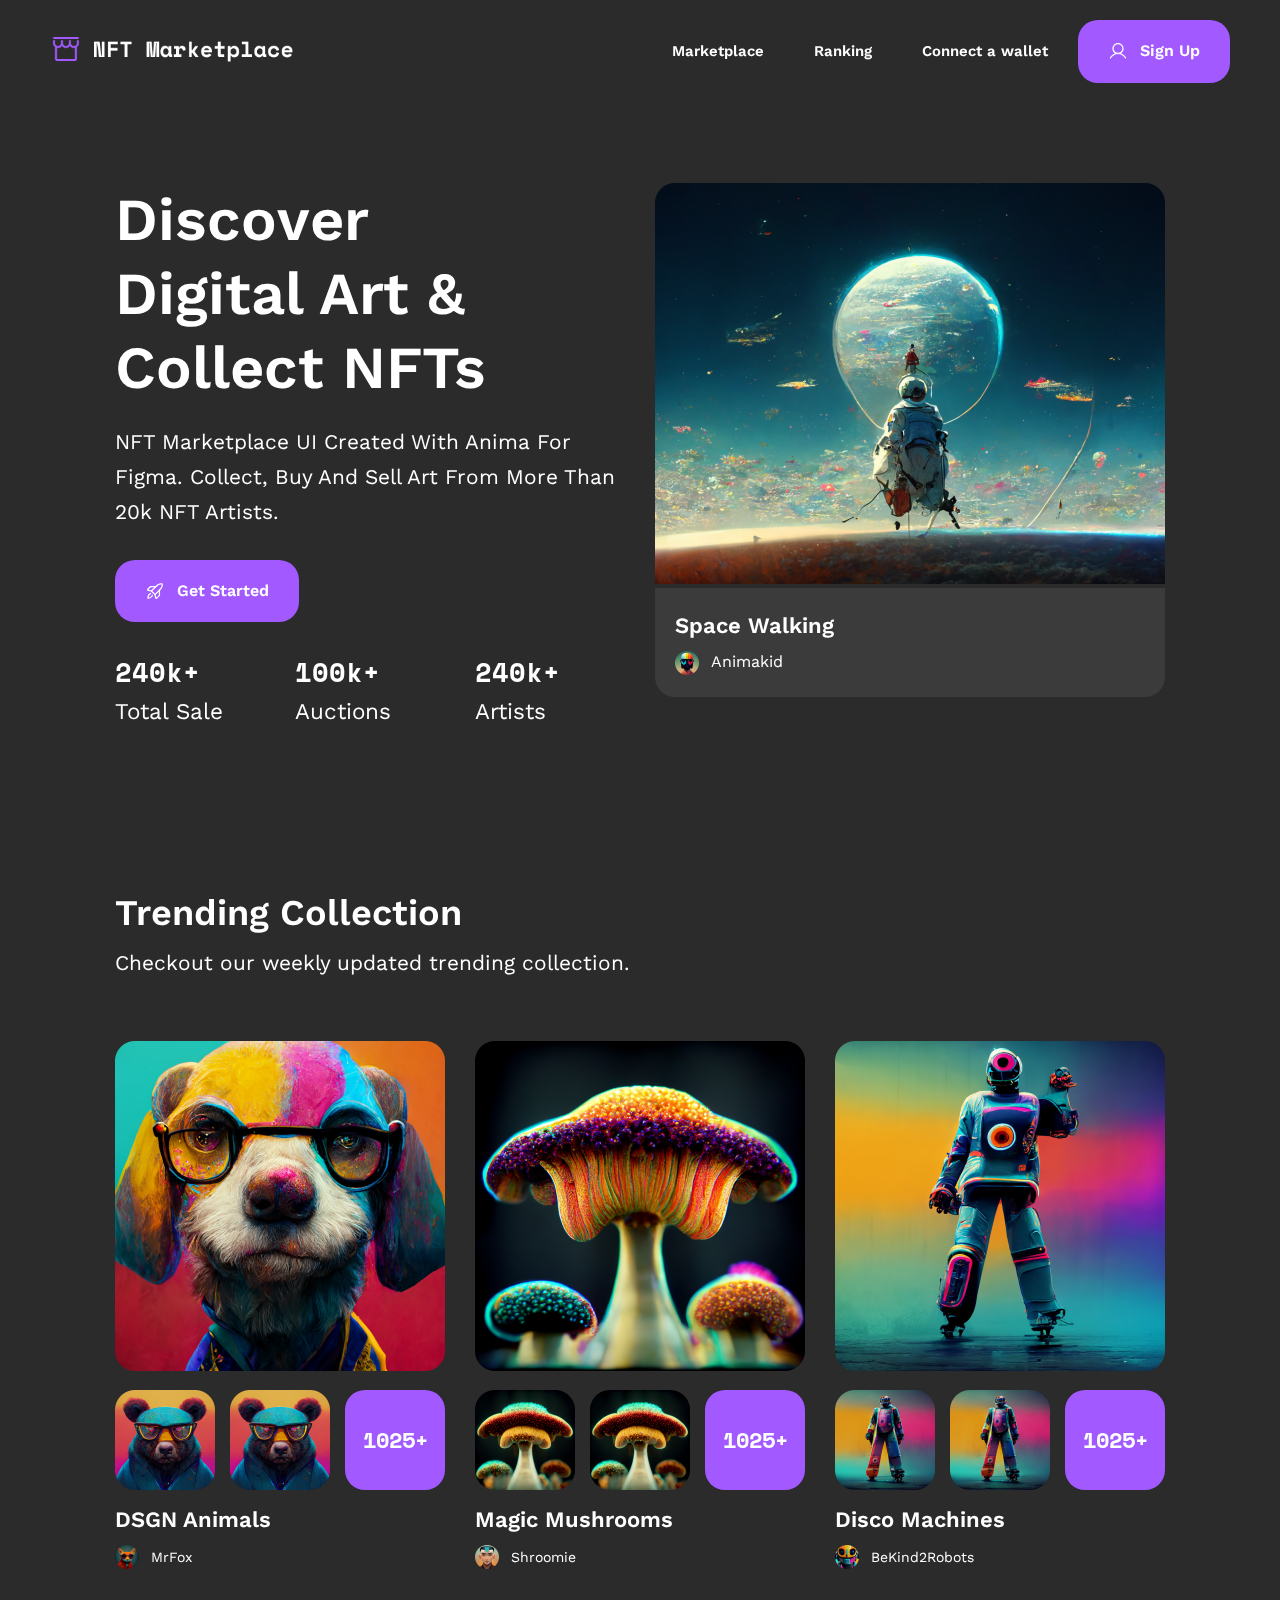
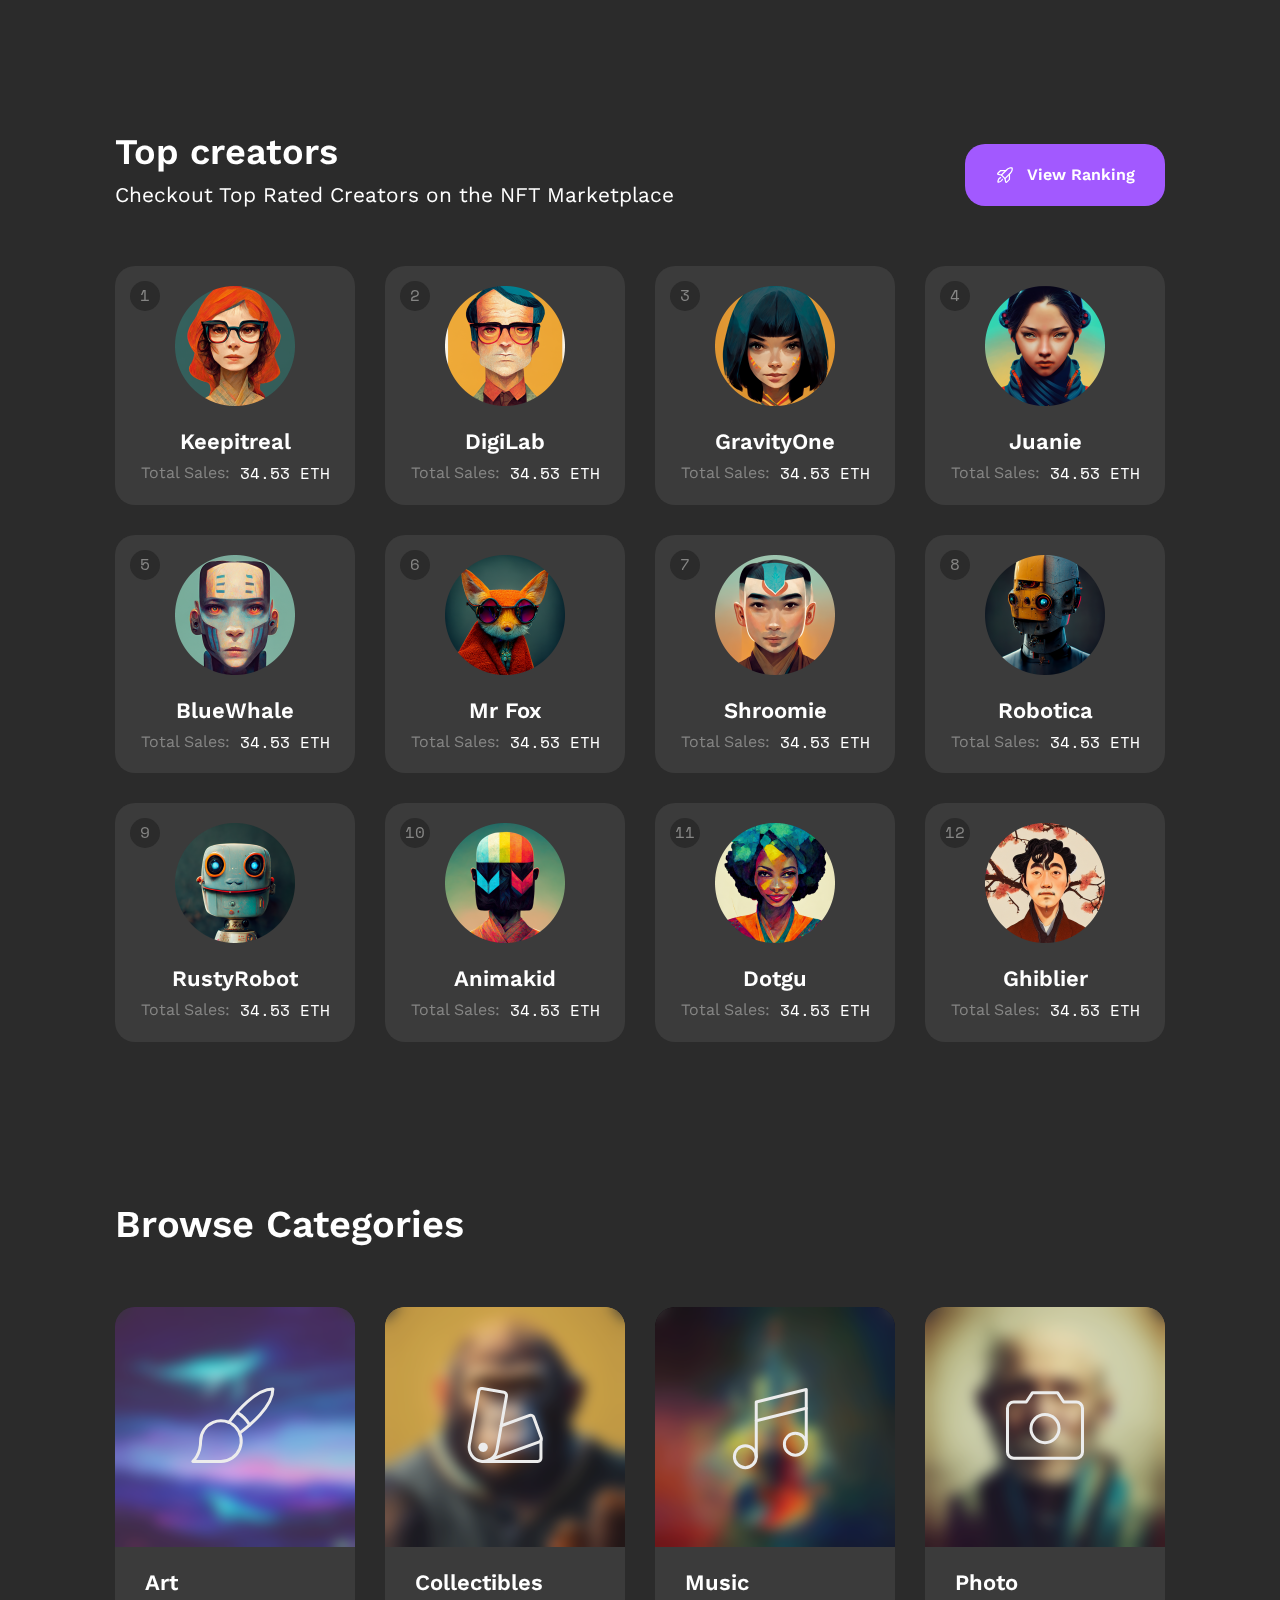
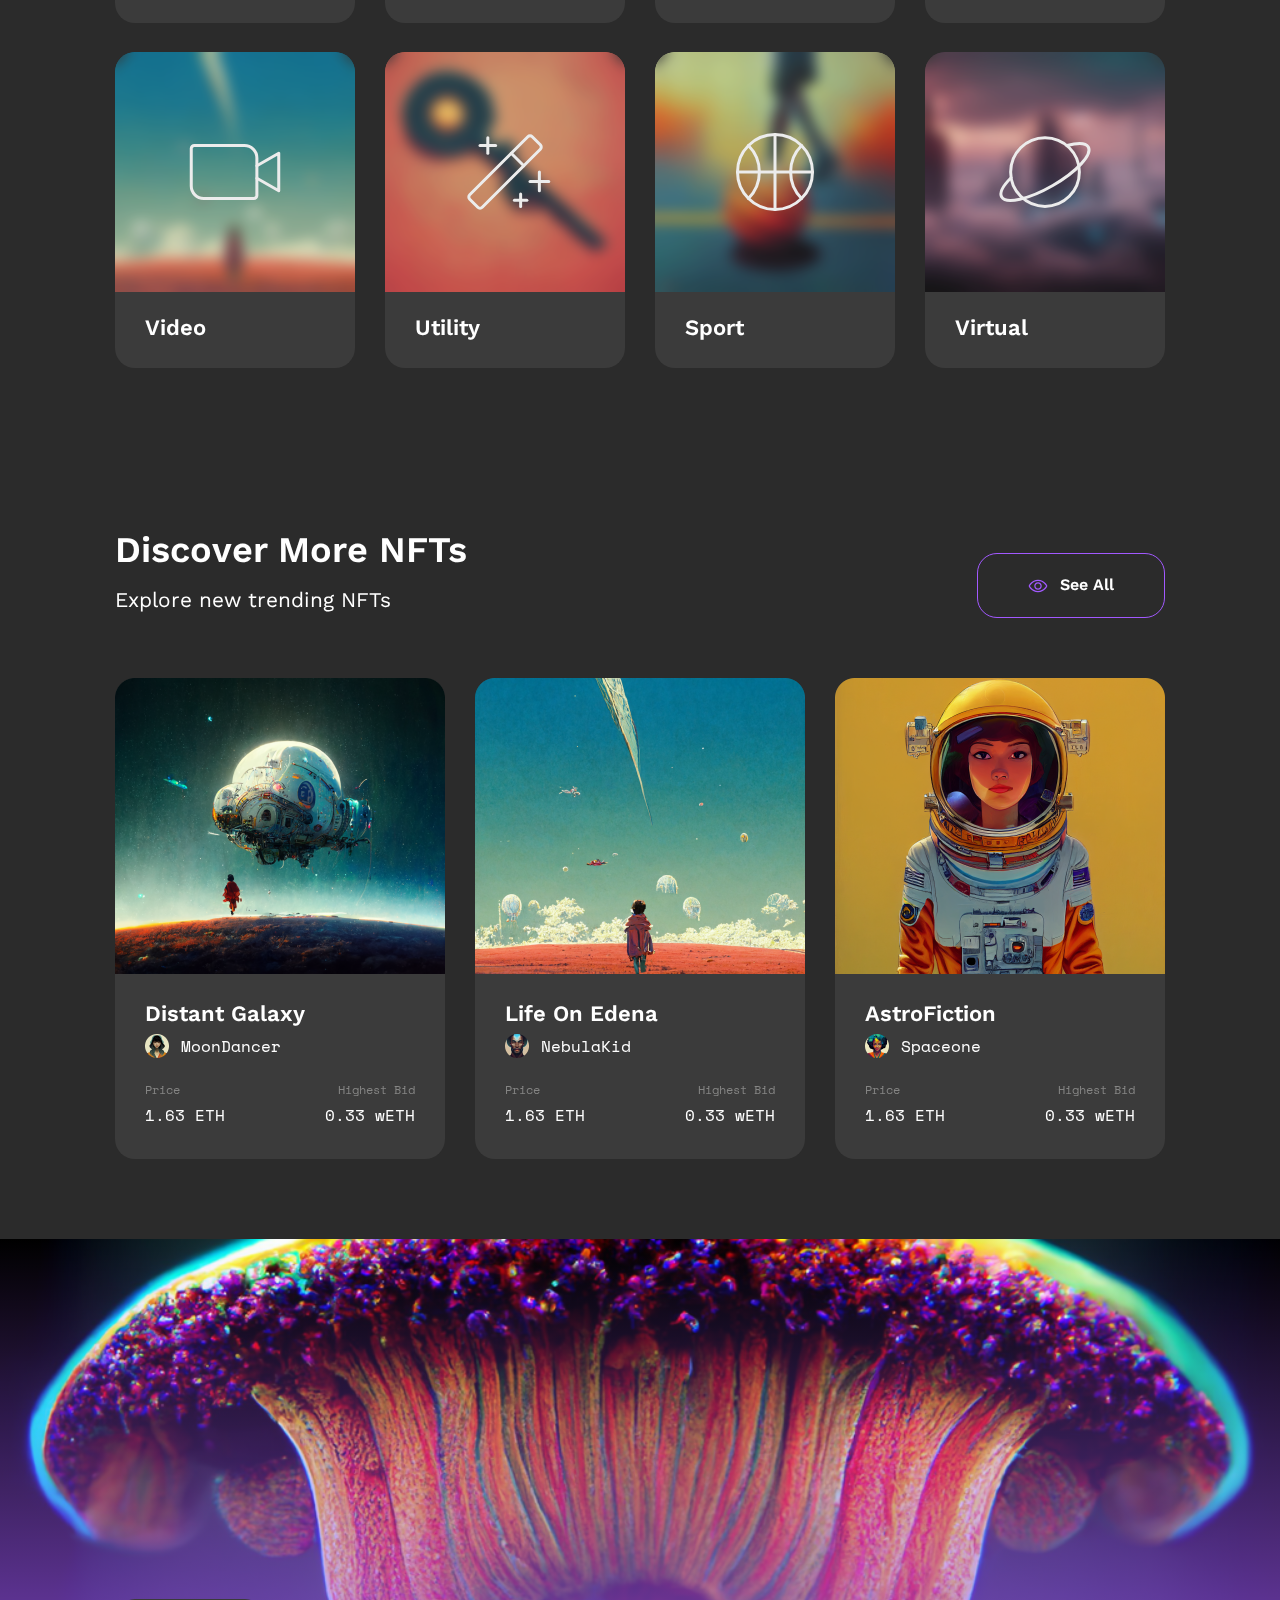
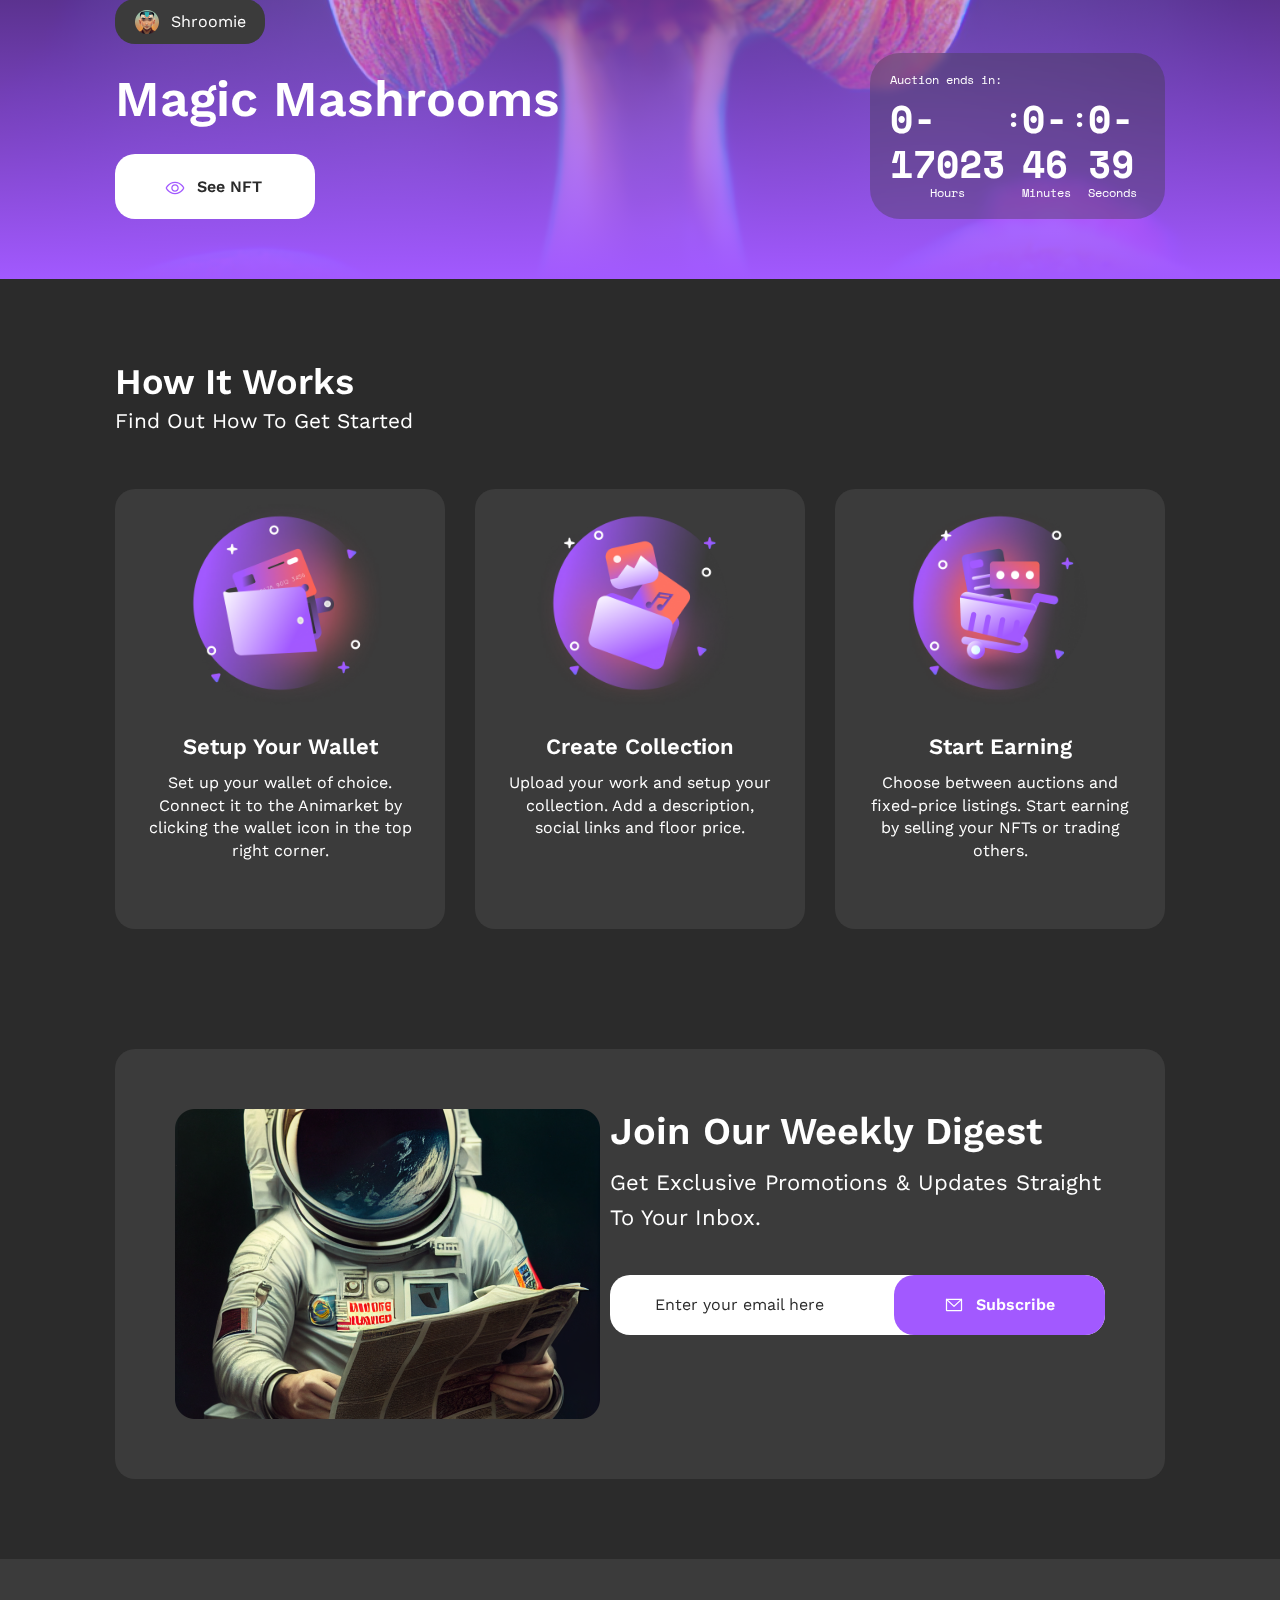
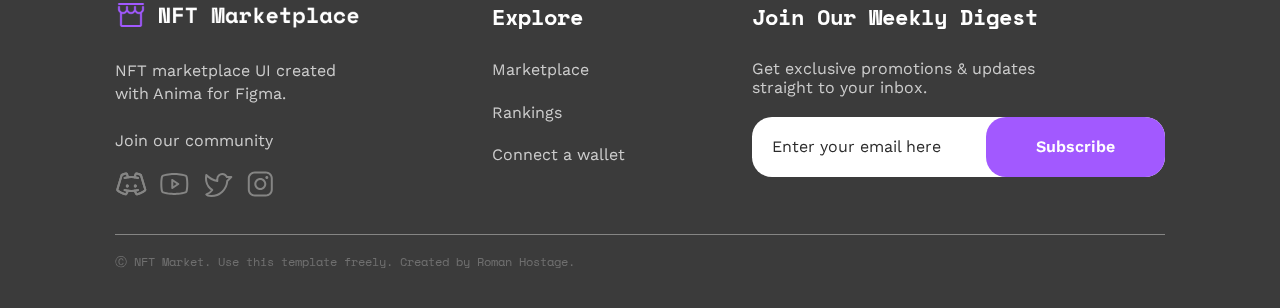
<file: index.html>
<!DOCTYPE html>
<html lang="en">
<head>

	<meta charset="UTF-8">
	<meta name="viewport" content="width=device-width, initial-scale=1">
	<title>NFT Marketplace</title>
	<link rel="shortcut icon" href="./img/homepage/storefront.svg" type="image/svg">
	<link href="https://fonts.googleapis.com/css2?family=Work+Sans:ital,wght@0,100..900;1,100..900&display=swap" rel="stylesheet">
	<link href="https://fonts.googleapis.com/css2?family=Space+Mono:ital,wght@0,400;0,700;1,400;1,700&family=Work+Sans:ital,wght@0,100..900;1,100..900&display=swap" rel="stylesheet">
	<link rel="stylesheet" href="./css/style.css">
	<link rel="stylesheet" href="./css/media.css">

	<script src="./js/app.js" defer></script>

</head>

<body>

	<header class="header">
		<div class="header__wrap">

			<nav class="header__nav">

				<div class="header__nav_logo">
					<a href="index.html" class="header__nav_logo-link"><img class="header__nav_logo-img" src="./img/homepage/logo.png" alt="logo" width="244px"></a>
				</div>
				
				<ul id="nav" class="header__nav_list">
					<li class="header__nav_list-item"><a href="marketplace.html" class="header__nav_list-item-a">Marketplace</a></li>
					<li class="header__nav_list-item"><a href="#" class="header__nav_list-item-a">Ranking</a></li>
					<li class="header__nav_list-item"><a href="connect.html" class="header__nav_list-item-a">Connect a wallet</a></li>
					<button class="header__nav_btn button">
						<a class="header__nav_btn-link" href="createAccount.html">
							<img src="./img/homepage/user.svg" alt="user">
							Sign Up
						</a>
					</button>
				</ul>
				<button id="burger-btn" class="header__nav_burger buttonNav">
					<span></span><span></span><span></span>
				</button>
			</nav>

		</div>
	</header>

<!-- main -->

	<main class="main">

<!-- Hero -->

		<section class="hero">
			<div class="hero__wrap">

				<div class="hero__info">
					<h1>Discover Digital Art & Collect NFTs</h1>
					<p>NFT Marketplace UI Created With Anima For Figma. Collect, Buy And Sell Art From More Than 20k NFT Artists.</p>
					<button class="hero__info_btn button">
						<a href="#" class="hero__info_btn-link">
							<img src="./img/homepage/rocket_launch.svg" alt="Get Started">
							Get Started
						</a>
					</button>
					<div class="hero__info_items">
						<div class="hero__info_items-wrap">
							<h4>240k+</h4>
							<p>Total Sale</p>
						</div>
						<div class="hero__info_items-wrap">
							<h4>100k+</h4>
							<p>Auctions</p>
						</div>
						<div class="hero__info_items-wrap">
							<h4>240k+</h4>
							<p>Artists</p>
						</div>
					</div>
				</div>

				<div class="hero__img">
					<img class="hero__img-img" src="./img/homepage/heroTitle/img_placeholder.png" alt="hero">
					<div class="hero__img_info">
						<h5>Space Walking</h5>
						<div class="hero__img_info-avatar">
							<img src="./img/homepage/heroTitle/avatar.png" alt="avatar" width="24px">
							<p>Animakid</p>
						</div>
					</div>
				</div>

			</div>
		</section>

		<!-- Collection -->

		<section class="collection">
			<div class="collection__wrap">

				<div class="collection__text">
					<h3>Trending Collection</h3>
					<p>Checkout our weekly updated trending collection.</p>
				</div>

				<div class="collection__card_wrap">

					<div class="collection__card">
						<div class="collection__card_big NFT_Page_click">
							<img class="collection__card_big-img" src="./img/homepage/heroTitle/primary_photo_1.png" alt="1">
						</div>
						<div class="collection__card_small NFT_Page_click">
							<img class="collection__card_small-img" src="./img/homepage/heroTitle/secondary_photo_1.2.png" alt="2">
							<img class="collection__card_small-img" src="./img/homepage/heroTitle/secondary_photo_1.2.png" alt="3">
							<div class="collection__card_container-number">1025+</div>
						</div>
						<h5>DSGN Animals</h5>
						<div class="collection__card_avatar">
							<img src="./img/homepage/heroTitle/avatar_photo_1.png" alt="avatar" width="24px">
							MrFox
						</div>
					</div>

					<div class="collection__card mediaNone_580">
						<div class="collection__card_big NFT_Page_click">
							<img class="collection__card_big-img" src="./img/homepage/heroTitle/primary_photo_2.png" alt="1">
						</div>
						<div class="collection__card_small NFT_Page_click">
							<img class="collection__card_small-img" src="./img/homepage/heroTitle/secondary_photo_2.2.png" alt="2">
							<img class="collection__card_small-img" src="./img/homepage/heroTitle/secondary_photo_2.2.png" alt="3">
							<div class="collection__card_container-number">1025+</div>
						</div>
						<h5>Magic Mushrooms</h5>
						<div class="collection__card_avatar">
							<img src="./img/homepage/heroTitle/avatar_photo_2.png" alt="avatar" width="24px">
							Shroomie
						</div>
					</div>

					<div class="collection__card mediaNone">
						<div class="collection__card_big NFT_Page_click">
							<img class="collection__card_big-img" src="./img/homepage/heroTitle/primary_photo_3.png" alt="1">
						</div>
						<div class="collection__card_small NFT_Page_click">
							<img class="collection__card_small-img" src="./img/homepage/heroTitle/secondary_photo_3.2.png" alt="2">
							<img class="collection__card_small-img" src="./img/homepage/heroTitle/secondary_photo_3.2.png" alt="3">
							<div class="collection__card_container-number">1025+</div>
						</div>
						<h5>Disco Machines</h5>
						<div class="collection__card_avatar">
							<img src="./img/homepage/heroTitle/avatar_photo_3.png" alt="avatar" width="24px">
							BeKind2Robots
						</div>
					</div>
				</div>

			</div>
		</section>


		<!-- creators -->

		<section class="creators">
			<div class="creators__wrap">

				<div class="creators__info">
					<div class="creators__info_text">
						<h3>Top creators</h3>
						<p>Checkout Top Rated Creators on the NFT Marketplace</p>
					</div>
					<button class="creators__info_btn button mediaNone">
						<a class="creators__info_btn-link" href="#">
							<img src="./img/homepage/rocket_launch.svg" alt="Ranking">
							View Ranking
						</a>
					</button>
				</div>

				<div class="creators__grid">

					<div class="creators__grid_avatar artistPage_click">
						<div class="creators__grid_avatar-number">1</div>
						<img class="creators__grid_avatar-img" src="./img/homepage/avatars/avatar1.png" alt="1" width="120px">
						<div>
							<h5>Keepitreal</h5>
							<div class="creators__grid_avatar-sales">
								<p class="creators__grid_avatar-sales-total">Total Sales:</p>
								<p class="creators__grid_avatar-sales-price">34.53 ETH</p>
							</div>
						</div>
					</div>

					<div class="creators__grid_avatar artistPage_click">
						<div class="creators__grid_avatar-number">2</div>
						<img class="creators__grid_avatar-img" src="./img/homepage/avatars/avatar2.png" alt="2" width="120px">
						<div>
							<h5>DigiLab</h5>
							<div class="creators__grid_avatar-sales">
								<p class="creators__grid_avatar-sales-total">Total Sales:</p>
								<p class="creators__grid_avatar-sales-price">34.53 ETH</p>
							</div>
						</div>
					</div>

					<div class="creators__grid_avatar artistPage_click">
						<div class="creators__grid_avatar-number">3</div>
						<img class="creators__grid_avatar-img" src="./img/homepage/avatars/avatar3.png" alt="3" width="120px">
						<div>
							<h5>GravityOne</h5>
							<div class="creators__grid_avatar-sales">
								<p class="creators__grid_avatar-sales-total">Total Sales:</p>
								<p class="creators__grid_avatar-sales-price">34.53 ETH</p>
							</div>
						</div>
					</div>
					
					<div class="creators__grid_avatar artistPage_click">
						<div class="creators__grid_avatar-number">4</div>
						<img class="creators__grid_avatar-img" src="./img/homepage/avatars/avatar4.png" alt="4" width="120px">
						<div>
							<h5>Juanie</h5>
							<div class="creators__grid_avatar-sales">
								<p class="creators__grid_avatar-sales-total">Total Sales:</p>
								<p class="creators__grid_avatar-sales-price">34.53 ETH</p>
							</div>
						</div>
					</div>
					
					<div class="creators__grid_avatar artistPage_click">
						<div class="creators__grid_avatar-number">5</div>
						<img class="creators__grid_avatar-img" src="./img/homepage/avatars/avatar5.png" alt="5" width="120px">
						<div>
							<h5>BlueWhale</h5>
							<div class="creators__grid_avatar-sales">
								<p class="creators__grid_avatar-sales-total">Total Sales:</p>
								<p class="creators__grid_avatar-sales-price">34.53 ETH</p>
							</div>
						</div>
					</div>
					
					<div class="creators__grid_avatar artistPage_click">
						<div class="creators__grid_avatar-number">6</div>
						<img class="creators__grid_avatar-img" src="./img/homepage/avatars/avatar6.png" alt="6" width="120px">
						<div>
							<h5>Mr Fox</h5>
							<div class="creators__grid_avatar-sales">
								<p class="creators__grid_avatar-sales-total">Total Sales:</p>
								<p class="creators__grid_avatar-sales-price">34.53 ETH</p>
							</div>
						</div>
					</div>

					<div class="creators__grid_avatar artistPage_click mediaNone">
						<div class="creators__grid_avatar-number">7</div>
						<img src="./img/homepage/avatars/avatar7.png" alt="7" width="120px">
						<h5>Shroomie</h5>
						<div class="creators__grid_avatar-sales">
							<p class="creators__grid_avatar-sales-total">Total Sales:</p>
							<p class="creators__grid_avatar-sales-price">34.53 ETH</p>
						</div>
					</div>

					<div class="creators__grid_avatar artistPage_click mediaNone">
						<div class="creators__grid_avatar-number">8</div>
						<img src="./img/homepage/avatars/avatar8.png" alt="8" width="120px">
						<h5>Robotica</h5>
						<div class="creators__grid_avatar-sales">
							<p class="creators__grid_avatar-sales-total">Total Sales:</p>
							<p class="creators__grid_avatar-sales-price">34.53 ETH</p>
						</div>
					</div>

					<div class="creators__grid_avatar artistPage_click mediaNone">
						<div class="creators__grid_avatar-number">9</div>
						<img src="./img/homepage/avatars/avatar9.png" alt="9" width="120px">
						<h5>RustyRobot</h5>
						<div class="creators__grid_avatar-sales">
							<p class="creators__grid_avatar-sales-total">Total Sales:</p>
							<p class="creators__grid_avatar-sales-price">34.53 ETH</p>
						</div>
					</div>


					<div class="creators__grid_avatar artistPage_click mediaNone">
						<div class="creators__grid_avatar-number">10</div>
						<img src="./img/homepage/avatars/avatar10.png" alt="10" width="120px">
						<h5>Animakid</h5>
						<div class="creators__grid_avatar-sales">
							<p class="creators__grid_avatar-sales-total">Total Sales:</p>
							<p class="creators__grid_avatar-sales-price">34.53 ETH</p>
						</div>
					</div>

					<div class="creators__grid_avatar artistPage_click mediaNone">
						<div class="creators__grid_avatar-number">11</div>
						<img src="./img/homepage/avatars/avatar11.png" alt="11" width="120px">
						<h5>Dotgu</h5>
						<div class="creators__grid_avatar-sales">
							<p class="creators__grid_avatar-sales-total">Total Sales:</p>
							<p class="creators__grid_avatar-sales-price">34.53 ETH</p>
						</div>
					</div>

					<div class="creators__grid_avatar artistPage_click mediaNone">
						<div class="creators__grid_avatar-number">12</div>
						<img src="./img/homepage/avatars/avatar12.png" alt="12" width="120px">
						<h5>Ghiblier</h5>
						<div class="creators__grid_avatar-sales">
							<p class="creators__grid_avatar-sales-total">Total Sales:</p>
							<p class="creators__grid_avatar-sales-price">34.53 ETH</p>
						</div>
					</div>
				</div>

				<button class="creators__info_btn button mediaActive">
					<a class="creators__info_btn-link" href="#">
						<img src="./img/homepage/rocket_launch.svg" alt="Ranking">
						View Ranking
					</a>
				</button>

			</div>
		</section>


		<!-- Categories -->

		<section class="categories">
			<div class="categories__wrap">

				<h3>Browse Categories</h3>
				<div class="categories__grid">

					<div class="categories__grid_items" onclick="self.location.href='marketplace.html';">
						<div class="art">
							<div class="categories__grid_items-img"><img class="categories__grid_items-icon" src="./img/homepage/categories/art_icon.svg" alt="Art"></div>
						</div>
						<div class="categories__grid_items-text">Art</div>
					</div>

					<div class="categories__grid_items" onclick="self.location.href='marketplace.html';">
						<div class="collectibles">
							<div class="categories__grid_items-img"><img class="categories__grid_items-icon" src="./img/homepage/categories/collectibles_icon.svg" alt="Collectibles"></div>
						</div>
						<div class="categories__grid_items-text">Collectibles</div>
					</div>

					<div class="categories__grid_items" onclick="self.location.href='marketplace.html';">
						<div class="music">
							<div class="categories__grid_items-img"><img class="categories__grid_items-icon" src="./img/homepage/categories/music_icon.svg" alt="Music"></div>
						</div>
						<div class="categories__grid_items-text">Music</div>
					</div>

					<div class="categories__grid_items" onclick="self.location.href='marketplace.html';">
						<div class="photo">
							<div class="categories__grid_items-img"><img class="categories__grid_items-icon" src="./img/homepage/categories/photo_icon.svg" alt="Photo"></div>
						</div>
						<div class="categories__grid_items-text">Photo</div>
					</div>

					<div class="categories__grid_items" onclick="self.location.href='marketplace.html';">
						<div class="video">
							<div class="categories__grid_items-img"><img class="categories__grid_items-icon" src="./img/homepage/categories/video_icon.svg" alt="Video"></div>
						</div>
						<div class="categories__grid_items-text">Video</div>
					</div>

					<div class="categories__grid_items" onclick="self.location.href='marketplace.html';">
						<div class="utility">
							<div class="categories__grid_items-img"><img class="categories__grid_items-icon" src="./img/homepage/categories/utility_icon.svg" alt="Utility"></div>
						</div>
						<div class="categories__grid_items-text">Utility</div>
					</div>

					<div class="categories__grid_items" onclick="self.location.href='marketplace.html';">
						<div class="sport">
							<div class="categories__grid_items-img"><img class="categories__grid_items-icon" src="./img/homepage/categories/sport_icon.svg" alt="Sport"></div>
						</div>
						<div class="categories__grid_items-text">Sport</div>
					</div>

					<div class="categories__grid_items" onclick="self.location.href='marketplace.html';">
						<div class="virtual">
							<div class="categories__grid_items-img"><img class="categories__grid_items-icon" src="./img/homepage/categories/virtual_icon.svg" alt="Virtual"></div>
						</div>
						<div class="categories__grid_items-text">Virtual</div>
					</div>

				</div>

			</div>
		</section>

		<!-- Discover -->

		<section class="discover">
			<div class="discover__wrap">

				<div class="discover__info">
					<div class="discover__info_text">
						<h3>Discover More NFTs</h3>
						<p>Explore new trending NFTs</p>
					</div>
					<button class="discover__info_btn button mediaNone">
						<a class="discover__info_btn-link" href="#">
							<img src="./img/homepage/eye.svg" alt="Ranking">
							See All
						</a>
					</button>
				</div>

				<div class="discover__grid">

					<div class="discover__grid_item NFT_Page_click">
						<div class="discover__grid_item-img"><img class="discover__grid_item-img-img" src="./img/homepage/discover/img_1.png" alt="Galaxy"></div>
						<div class="discover__grid_item-info">
							<h5>Distant Galaxy</h5>
							<div class="discover__grid_item-avatar">
								<img src="./img/homepage/discover/avatar_1.png" alt="avatar" width="24px">
								MoonDancer
							</div>
							<div class="discover__grid_item-price">
								<div class="discover__grid_item-price-left">
									<p>Price</p>
									<p class="discover__grid_item-price-left eth">1.63 ETH</p>
								</div>
								<div class="discover__grid_item-price-right">
									<p>Highest Bid</p>
									<p class="discover__grid_item-price-right eth">0.33 wETH</p>
								</div>
							</div>
						</div>
					</div>

					<div class="discover__grid_item NFT_Page_click">
						<div class="discover__grid_item-img"><img class="discover__grid_item-img-img" src="./img/homepage/discover/img_2.png" alt="Life"></div>
						<div class="discover__grid_item-info">
							<h5>Life On Edena</h5>
							<div class="discover__grid_item-avatar">
								<img src="./img/homepage/discover/avatar_2.png" alt="avatar" width="24px">
								NebulaKid
							</div>
							<div class="discover__grid_item-price">
								<div class="discover__grid_item-price-left">
									<p>Price</p>
									<p class="discover__grid_item-price-left eth">1.63 ETH</p>
								</div>
								<div class="discover__grid_item-price-right">
									<p>Highest Bid</p>
									<p class="discover__grid_item-price-right eth">0.33 wETH</p>
								</div>
							</div>
						</div>
					</div>

					<div class="discover__grid_item NFT_Page_click mediaNone">
						<div class="discover__grid_item-img"><img class="discover__grid_item-img-img" src="./img/homepage/discover/img_3.png" alt="Astro"></div>
						<div class="discover__grid_item-info">
							<h5>AstroFiction</h5>
							<div class="discover__grid_item-avatar">
								<img src="./img/homepage/discover/avatar_3.png" alt="avatar" width="24px">
								Spaceone
							</div>
							<div class="discover__grid_item-price">
								<div class="discover__grid_item-price-left">
									<p>Price</p>
									<p class="discover__grid_item-price-left eth">1.63 ETH</p>
								</div>
								<div class="discover__grid_item-price-right">
									<p>Highest Bid</p>
									<p class="discover__grid_item-price-right eth">0.33 wETH</p>
								</div>
							</div>
						</div>
					</div>

				</div>

				<button class="discover__info_btn button mediaAction">
					<a class="discover__info_btn-link" href="#">
						<img src="./img/homepage/eye.svg" alt="Ranking">
						See All
					</a>
				</button>

			</div>
		</section>

		<!-- Timer -->

		<section class="timer">
			<div class="timer__wrap">

				<div class="timer__button">
					<div class="timer__button_avatar artistPage_click">
						<img src="./img/homepage/heroTitle/avatar_photo_2.png" alt="Shroomie" width="24px">
						Shroomie
					</div>
					<h2>Magic Mashrooms</h2>
					<button class="timer__button_btn button NFT_Page_click">
						<a class="timer__button_btn-link" href="#">
							<img src="./img/homepage/eye.svg" alt="See">
							See NFT
						</a>
					</button>
				</div>

				<div class="timer__clock">
					<p>Auction ends in:</p>
					<div id="timer" class="timer__clock_wrap">

						<div class="timer__clock_wrap-hr">
							<h3 id="hours">00</h3>
							<p>Hours</p>
						</div>

						<div class="timer__clock_wrap-symbol">
							<h4>:</h4>
						</div>

						<div class="timer__clock_wrap-mn">
							<h3 id="minutes">00</h3>
							<p>Minutes</p>
						</div>

						<div class="timer__clock_wrap-symbol">
							<h4>:</h4>
						</div>

						<div class="timer__clock_wrap-sc">
							<h3 id="seconds">00</h3>
							<p>Seconds</p>
						</div>

					</div>
				</div>

			</div>
		</section>

		<!-- Works -->
		<section class="works">
			<div class="works__wrap">

				<div class="works__info">
					<h3>How It Works</h3>
					<p>Find Out How To Get Started</p>
				</div>

				<div class="works__content_wrap">

					<div class="works__content_container">
						<img class="works__content_container-icon" src="./img/homepage/works/icon_1.png" alt="Wallet">
						<div class="works__content_container-text">
							<h5>Setup Your Wallet</h5>
							<p>Set up your wallet of choice. Connect it to the Animarket by clicking the wallet icon in the top right corner.</p>
						</div>
					</div>

					<div class="works__content_container">
						<img class="works__content_container-icon" src="./img/homepage/works/icon_2.png" alt="Collection">
						<div class="works__content_container-text">
							<h5>Create Collection</h5>
							<p>Upload your work and setup your collection. Add a description, social links and floor price.</p>
						</div>
					</div>

					<div class="works__content_container">
						<img class="works__content_container-icon" src="./img/homepage/works/icon_3.png" alt="Earning">
						<div class="works__content_container-text">
							<h5>Start Earning</h5>
							<p>Choose between auctions and fixed-price listings. Start earning by selling your NFTs or trading others.</p>
						</div>
					</div>

				</div>

			</div>
		</section>

		<!-- FORM -->

		<section class="form">
			<div class="form__wrap">

				<div class="form__container">
					<img class="form__container-img" src="./img/homepage/works/img.png" alt="space">

					<div class="form__container_info">
						<h3>Join Our Weekly Digest</h3>
						<p>Get Exclusive Promotions & Updates Straight To Your Inbox.</p>
						<form class="form__container_info-form">
							<input type="email" placeholder="Enter your email here" required>
							<button class="form__container_info-form-btn button">
									<img src="./img/homepage/post.svg" alt="email">
									Subscribe
							</button>
						</form>
					</div>

				</div>

			</div>
		</section>

	</main>

	<!-- FOOTER -->

<footer class="footer">
	<div class="footer__wrap">

		<div class="footer___nav">

			<div class="footer__nav_links">
				<div class="footer__nav_links-logo">
					<a href="../index.html" class="footer__nav_links-logo-link"><img src="./img/homepage/logo.png" alt="logo" width="244px"></a>
				</div>
				<p>NFT marketplace UI created with Anima for Figma.</p>
				<p>Join our community</p>
				<div class="footer__nav_links-icon">
					<a href="https://discord.com/" target="_blank">
						<img src="./img/homepage/social_icons/DiscordLogo.svg" alt="Discord">
					</a>
					<a href="https://www.youtube.com/?app=desktop&hl=ru" target="_blank">
						<img src="./img/homepage/social_icons/YoutubeLogo.svg" alt="Youtube">
					</a>
					<a href="https://twitter.com/?lang=ru" target="_blank">
						<img src="./img/homepage/social_icons/TwitterLogo.svg" alt="Twitter">
					</a>
					<a href="https://www.instagram.com/" target="_blank">
						<img src="./img/homepage/social_icons/InstagramLogo.svg" alt="Instagram">
					</a>
				</div>
			</div>

			<div class="footer__nav_explore">
				<h5>Explore</h5>
				<ul class="footer__nav_explore-list">
					<li class="footer__nav_explore-list-item"><a href="marketplace.html">Marketplace</a></li>
					<li class="footer__nav_explore-list-item"><a href="#">Rankings</a></li>
					<li class="footer__nav_explore-list-item"><a href="connect.html">Connect a wallet</a></li>
				</ul>
			</div>

			<div class="footer__nav_btn">
				<h5>Join Our Weekly Digest</h5>
				<p>Get exclusive promotions & updates straight to your inbox.</p>
				<form class="footer__nav_btn-form">
					<input type="email" placeholder="Enter your email here" required>
					<button class="footer__nav_btn-form-btn button">Subscribe</button>
				</form>
			</div>

		</div>

		<div class="footer_arrp">Ⓒ NFT Market. Use this template freely. Created by Roman Hostage.</div>

	</div>
</footer>

			<!-- КНОПКА ВВЕРХ-->

			<div id="scrollTop" class="showBtn showBtn--hide">
				<img class="scrollImg" src="./img/homepage/go-top.svg" alt="go-top" width="55px" height="55px">
			</div>
			
</body>

</html>
</file>
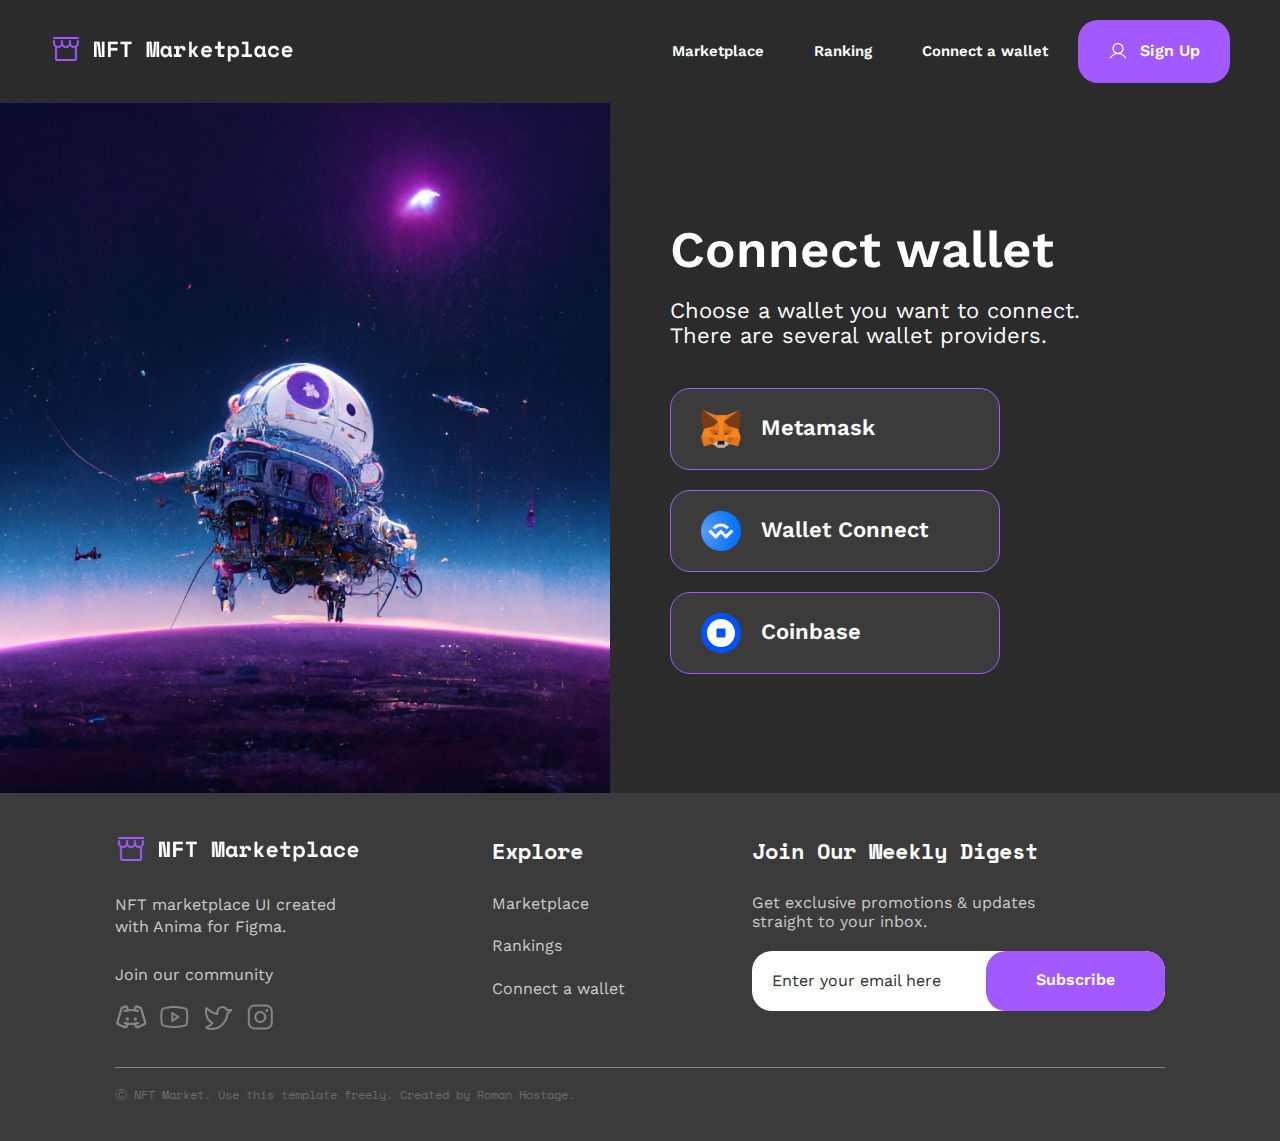
<file: connect.html>
<!DOCTYPE html>
<html lang="en">
<head>

	<meta charset="UTF-8">
	<meta name="viewport" content="width=device-width, initial-scale=1">
	<title>NFT Marketplace</title>
	<link rel="shortcut icon" href="./img/homepage/storefront.svg" type="image/svg">
	<link href="https://fonts.googleapis.com/css2?family=Work+Sans:ital,wght@0,100..900;1,100..900&display=swap" rel="stylesheet">
	<link href="https://fonts.googleapis.com/css2?family=Space+Mono:ital,wght@0,400;0,700;1,400;1,700&family=Work+Sans:ital,wght@0,100..900;1,100..900&display=swap" rel="stylesheet">
	<link rel="stylesheet" href="./css/style.css">
	<link rel="stylesheet" href="./css/media.css">
	<link rel="stylesheet" href="./css/connect.css">

	<script src="./js/connect.js" defer></script>


</head>

<body>
	
	<header class="header">
		<div class="header__wrap">

			<nav class="header__nav">

				<div class="header__nav_logo">
					<a href="index.html" class="header__nav_logo-link"><img class="header__nav_logo-img" src="./img/homepage/logo.png" alt="logo" width="244px"></a>
				</div>
				
				<ul id="nav" class="header__nav_list">
					<li class="header__nav_list-item"><a href="marketplace.html" class="header__nav_list-item-a">Marketplace</a></li>
					<li class="header__nav_list-item"><a href="#" class="header__nav_list-item-a">Ranking</a></li>
					<li class="header__nav_list-item"><a href="connect.html" class="header__nav_list-item-a">Connect a wallet</a></li>
					<button class="header__nav_btn button">
						<a class="header__nav_btn-link" href="createAccount.html">
							<img src="./img/homepage/user.svg" alt="user">
							Sign Up
						</a>
					</button>
				</ul>
				<button id="burger-btn" class="header__nav_burger buttonNav">
					<span></span><span></span><span></span>
				</button>
			</nav>

		</div>
	</header>

	<main class="main">

		<section class="connect">
			<div class="connect__wrap">

				<div class="connect__img"></div>

				<div class="connect__form">
					<div class="connect__form_info">
						<h2 class="connect__form_info-title">Connect wallet</h2>
						<p class="connect__form_info-text">Choose a wallet you want to connect. There are several wallet providers.</p>
					</div>

					<div class="connect__form_buttons">

						<button class="connect__form_btn button">
							<a class="connect__form_btn-link" href="#">
								<img src="./img/connect/Metamask.svg" alt="">
								Metamask
							</a>
						</button>

						<button class="connect__form_btn button">
							<a class="connect__form_btn-link" href="#">
								<img src="./img/connect/WalletConnect.svg" alt="">
								Wallet Connect
							</a>
						</button>

						<button class="connect__form_btn button">
							<a class="connect__form_btn-link" href="#">
								<img src="./img/connect/Coinbase.svg" alt="">
								Coinbase
							</a>
						</button>

					</div>

				</div>

			</div>
		</section>

	</main>

	<footer class="footer">
		<div class="footer__wrap">
	
			<div class="footer___nav">
	
				<div class="footer__nav_links">
					<div class="footer__nav_links-logo">
						<a href="index.html" class="footer__nav_links-logo-link"><img src="./img/homepage/logo.png" alt="logo" width="244px"></a>
					</div>
					<p>NFT marketplace UI created with Anima for Figma.</p>
					<p>Join our community</p>
					<div class="footer__nav_links-icon">
						<a href="https://discord.com/" target="_blank">
							<img src="./img/homepage/social_icons/DiscordLogo.svg" alt="Discord">
						</a>
						<a href="https://www.youtube.com/?app=desktop&hl=ru" target="_blank">
							<img src="./img/homepage/social_icons/YoutubeLogo.svg" alt="Youtube">
						</a>
						<a href="https://twitter.com/?lang=ru" target="_blank">
							<img src="./img/homepage/social_icons/TwitterLogo.svg" alt="Twitter">
						</a>
						<a href="https://www.instagram.com/" target="_blank">
							<img src="./img/homepage/social_icons/InstagramLogo.svg" alt="Instagram">
						</a>
					</div>
				</div>
	
				<div class="footer__nav_explore">
					<h5>Explore</h5>
					<ul class="footer__nav_explore-list">
						<li class="footer__nav_explore-list-item"><a href="marketplace.html">Marketplace</a></li>
						<li class="footer__nav_explore-list-item"><a href="#">Rankings</a></li>
						<li class="footer__nav_explore-list-item"><a href="connect.html">Connect a wallet</a></li>
					</ul>
				</div>
	
				<div class="footer__nav_btn">
					<h5>Join Our Weekly Digest</h5>
					<p>Get exclusive promotions & updates straight to your inbox.</p>
					<form class="footer__nav_btn-form">
						<input type="email" placeholder="Enter your email here" required>
						<button class="footer__nav_btn-form-btn button">Subscribe</button>
					</form>
				</div>
	
			</div>
	
			<div class="footer_arrp">Ⓒ NFT Market. Use this template freely. Created by Roman Hostage.</div>
	
		</div>
	</footer>

</body>
</html>
</file>
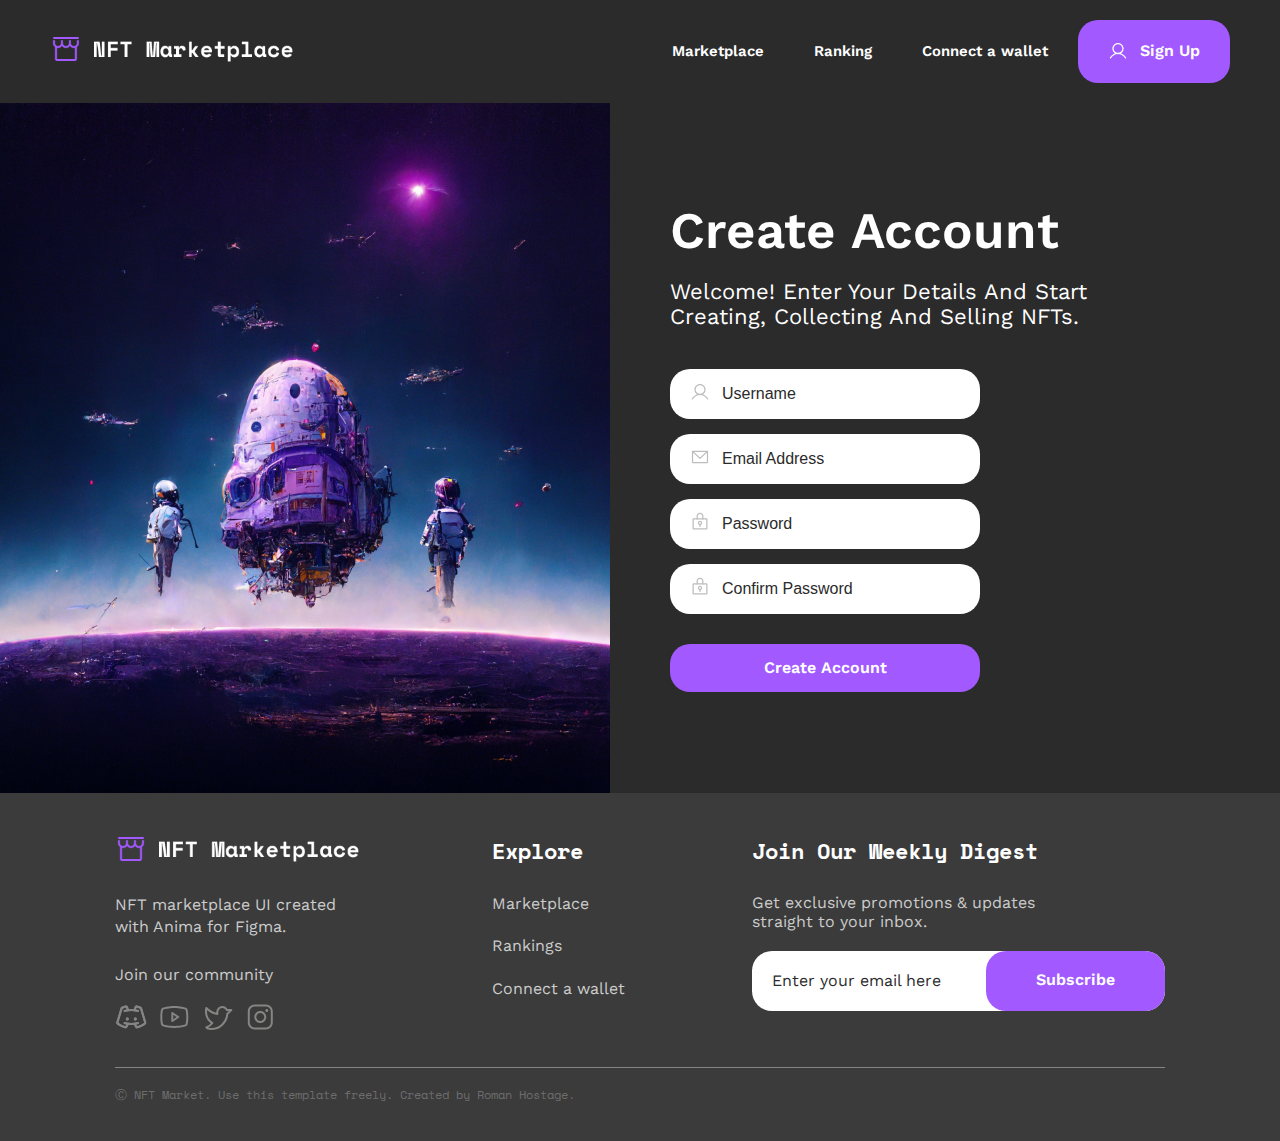
<file: createAccount.html>
<!DOCTYPE html>
<html lang="en">
<head>

	<meta charset="UTF-8">
	<meta name="viewport" content="width=device-width, initial-scale=1">
	<title>NFT Marketplace</title>
	<link rel="shortcut icon" href="/img/homepage/storefront.svg" type="image/svg">
	<link href="https://fonts.googleapis.com/css2?family=Work+Sans:ital,wght@0,100..900;1,100..900&display=swap" rel="stylesheet">
	<link href="https://fonts.googleapis.com/css2?family=Space+Mono:ital,wght@0,400;0,700;1,400;1,700&family=Work+Sans:ital,wght@0,100..900;1,100..900&display=swap" rel="stylesheet">
	<link rel="stylesheet" href="./css/style.css">
	<link rel="stylesheet" href="./css/media.css">
	<link rel="stylesheet" href="./css/create.css">

	<script src="./js/create.js" defer></script>

</head>

<body>
	
	<header class="header">
		<div class="header__wrap">

			<nav class="header__nav">

				<div class="header__nav_logo">
					<a href="index.html" class="header__nav_logo-link"><img class="header__nav_logo-img" src="./img/homepage/logo.png" alt="logo" width="244px"></a>
				</div>
				
				<ul id="nav" class="header__nav_list">
					<li class="header__nav_list-item"><a href="marketplace.html" class="header__nav_list-item-a">Marketplace</a></li>
					<li class="header__nav_list-item"><a href="#" class="header__nav_list-item-a">Ranking</a></li>
					<li class="header__nav_list-item"><a href="connect.html" class="header__nav_list-item-a">Connect a wallet</a></li>
					<button class="header__nav_btn button">
						<a class="header__nav_btn-link" href="#">
							<img src="./img/homepage/user.svg" alt="user">
							Sign Up
						</a>
					</button>
				</ul>
				<button id="burger-btn" class="header__nav_burger buttonNav">
					<span></span><span></span><span></span>
				</button>
			</nav>

		</div>
	</header>


	<main class="main">

		<section class="create">
			<div class="create__wrap">

				<div class="create__img"></div>

				<div class="create__form">
					<div class="create__form_info">
						<h2 class="create__form_info-title">Create Account</h2>
						<p class="create__form_info-text">Welcome! Enter Your Details And Start Creating, Collecting And Selling NFTs.</p>
					</div>
						<form class="create__form_form">
						<div class="input__wrap">
							<span><img src="./img/create/user.svg" alt=""></span>
							<input type="text" name="userName" id="userName" placeholder="Username" required>
						</div>
						<div class="input__wrap">
							<span><img src="./img/create/email.svg" alt=""></span>
							<input type="email" name="email" id="email" placeholder="Email Address" required>
						</div>
						<div class="input__wrap">
							<span><img src="./img/create/lockkey.svg" alt=""></span>
							<input type="password" name="password" id="password" placeholder="Password" required>
						</div>
						<div class="input__wrap">
							<span><img src="./img/create/lockkey.svg" alt=""></span>
							<input type="password" name="confirmPassword" id="confirmPassword" placeholder="Confirm Password" required>
						</div>
							<button class="create__form_btn button">Create Account</button>
					</form>
				</div>

			</div>
		</section>

	</main>

	<footer class="footer">
		<div class="footer__wrap">
	
			<div class="footer___nav">
	
				<div class="footer__nav_links">
					<div class="footer__nav_links-logo">
						<a href="index.html" class="footer__nav_links-logo-link"><img src="./img/homepage/logo.png" alt="logo" width="244px"></a>
					</div>
					<p>NFT marketplace UI created with Anima for Figma.</p>
					<p>Join our community</p>
					<div class="footer__nav_links-icon">
						<a href="https://discord.com/" target="_blank">
							<img src="./img/homepage/social_icons/DiscordLogo.svg" alt="Discord">
						</a>
						<a href="https://www.youtube.com/?app=desktop&hl=ru" target="_blank">
							<img src="./img/homepage/social_icons/YoutubeLogo.svg" alt="Youtube">
						</a>
						<a href="https://twitter.com/?lang=ru" target="_blank">
							<img src="./img/homepage/social_icons/TwitterLogo.svg" alt="Twitter">
						</a>
						<a href="https://www.instagram.com/" target="_blank">
							<img src="./img/homepage/social_icons/InstagramLogo.svg" alt="Instagram">
						</a>
					</div>
				</div>
	
				<div class="footer__nav_explore">
					<h5>Explore</h5>
					<ul class="footer__nav_explore-list">
						<li class="footer__nav_explore-list-item"><a href="marketplace.html">Marketplace</a></li>
						<li class="footer__nav_explore-list-item"><a href="#">Rankings</a></li>
						<li class="footer__nav_explore-list-item"><a href="connect.html">Connect a wallet</a></li>
					</ul>
				</div>
	
				<div class="footer__nav_btn">
					<h5>Join Our Weekly Digest</h5>
					<p>Get exclusive promotions & updates straight to your inbox.</p>
					<form class="footer__nav_btn-form">
						<input type="email" placeholder="Enter your email here" required>
						<button class="footer__nav_btn-form-btn button">Subscribe</button>
					</form>
				</div>
	
			</div>
	
			<div class="footer_arrp">Ⓒ NFT Market. Use this template freely. Created by Roman Hostage.</div>
	
		</div>
	</footer>

</body>

</html>
</file>
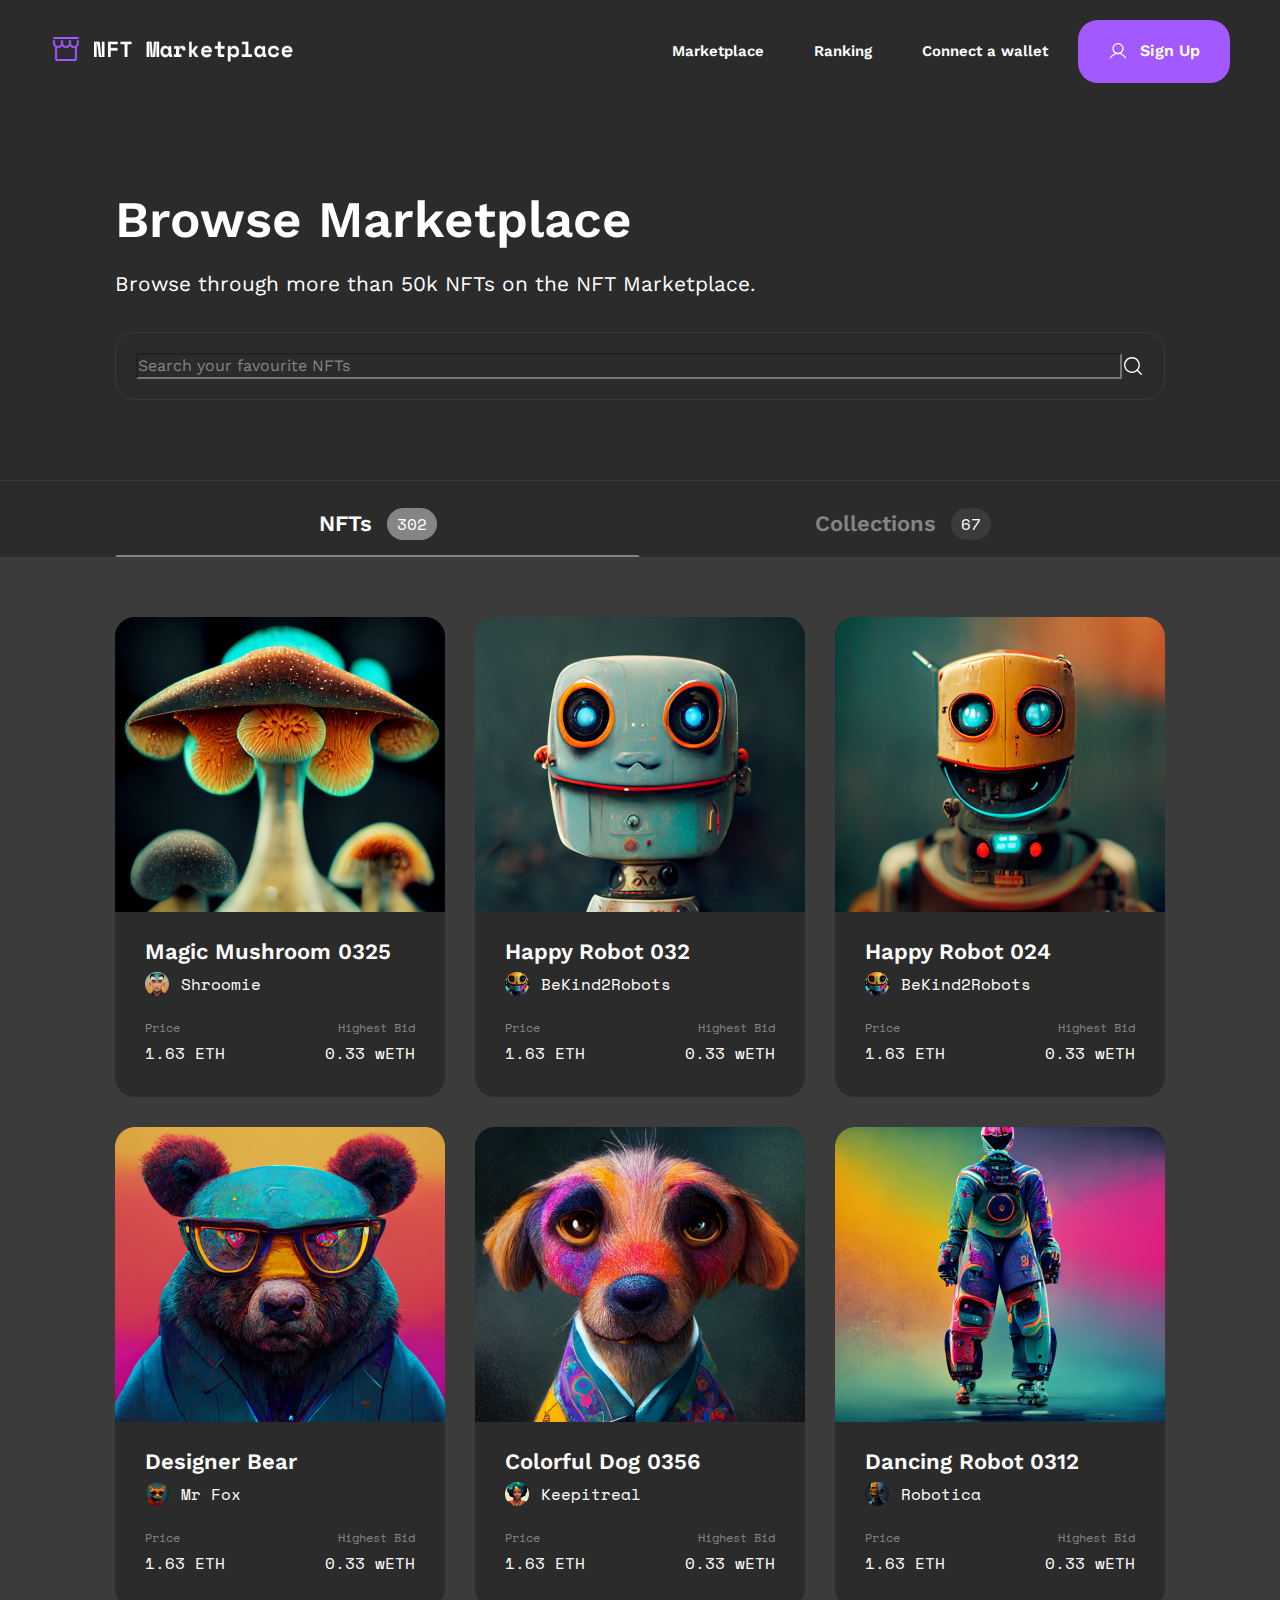
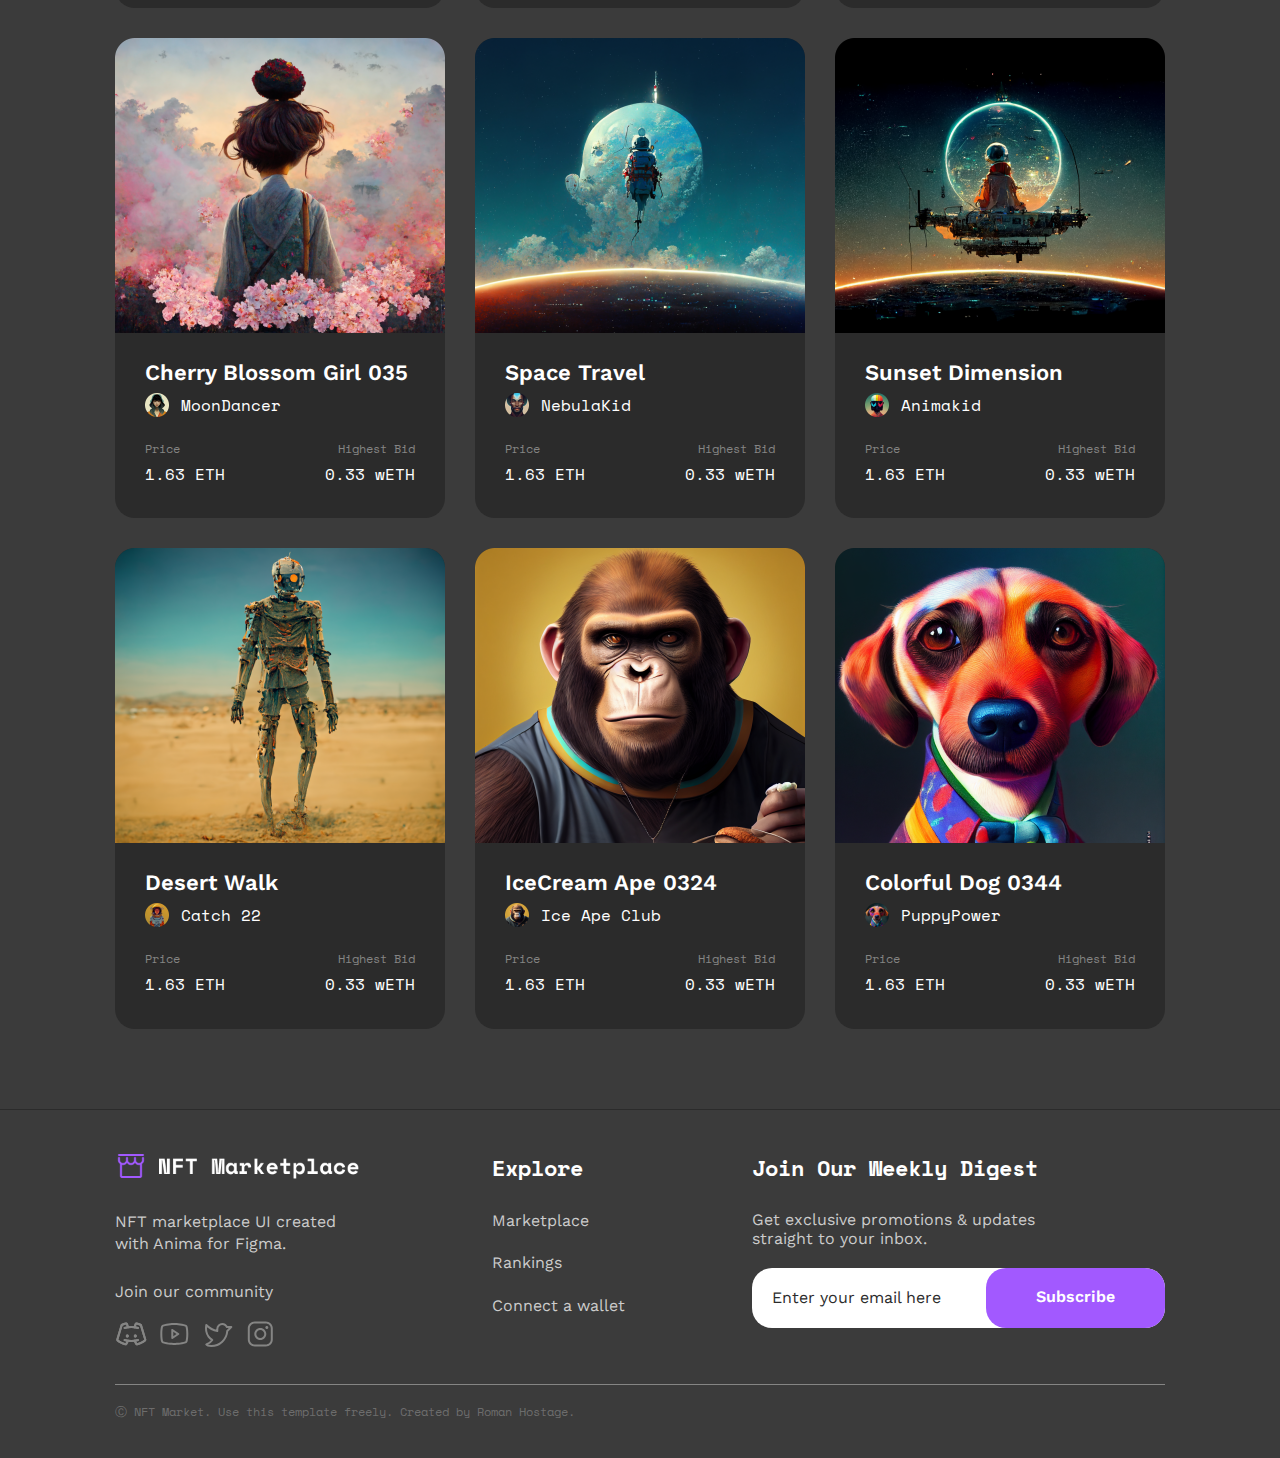
<file: marketplace.html>
<!DOCTYPE html>
<html lang="en">
<head>

	<meta charset="UTF-8">
	<meta name="viewport" content="width=device-width, initial-scale=1">
	<title>NFT Marketplace</title>
	<link rel="shortcut icon" href="./img/homepage/storefront.svg" type="image/svg">
	<link href="https://fonts.googleapis.com/css2?family=Work+Sans:ital,wght@0,100..900;1,100..900&display=swap" rel="stylesheet">
	<link href="https://fonts.googleapis.com/css2?family=Space+Mono:ital,wght@0,400;0,700;1,400;1,700&family=Work+Sans:ital,wght@0,100..900;1,100..900&display=swap" rel="stylesheet">
	<link rel="stylesheet" href="./css/style.css">
	<link rel="stylesheet" href="./css/media.css">
	<link rel="stylesheet" href="./css/marketplace.css">

	<script src="./js/marketplace.js" defer></script>

</head>

<body>
	
	<header class="header">
		<div class="header__wrap">

			<nav class="header__nav">

				<div class="header__nav_logo">
					<a href="index.html" class="header__nav_logo-link"><img class="header__nav_logo-img" src="./img/homepage/logo.png" alt="logo" width="244px"></a>
				</div>
				
				<ul id="nav" class="header__nav_list">
					<li class="header__nav_list-item"><a href="marketplace.html" class="header__nav_list-item-a">Marketplace</a></li>
					<li class="header__nav_list-item"><a href="#" class="header__nav_list-item-a">Ranking</a></li>
					<li class="header__nav_list-item"><a href="connect.html" class="header__nav_list-item-a">Connect a wallet</a></li>
					<button class="header__nav_btn button">
						<a class="header__nav_btn-link" href="createAccount.html">
							<img src="./img/homepage/user.svg" alt="user">
							Sign Up
						</a>
					</button>
				</ul>
				<button id="burger-btn" class="header__nav_burger buttonNav">
					<span></span><span></span><span></span>
				</button>
			</nav>

		</div>
	</header>

	<main class="main">

		<section class="search">

			<div class="search__wrap">
				<h2>Browse Marketplace</h2>
				<p>Browse through more than 50k NFTs on the NFT Marketplace.</p>
				<search>
					<form class="search__wrap_form">
						<input type="search" name="search" id="search" placeholder="Search your favourite NFTs">
						<span id="searchIcon"><img src="./img/marketplace/search_icon.svg" alt="" width="22px" height="22px"></span>
					</form>
				</search>
			</div>
		</section>

		<section class="option">
			<div class="option__wrap">

				<button data-tab="nft" class="option__nfts active">
					<h5 option__nfts_title>NFTs</h5>
					<p class="option__nfts_number">302</p>
				</button>

				<button data-tab="collections" class="option__collections">
					<h5 class="option__collections_title">Collections</h5>
					<p class="option__collections_number">67</p>
				</button>

			</div>
		</section>

		<section class="card">
			<div class="card__wrap">

				<div class="card__item">
					<div class="card__item_img"><img class="card__item_img-img" src="./img/marketplace/img_1.png" alt="Galaxy"></div>
					<div class="card__item_info">
						<h5>Magic Mushroom 0325</h5>
						<div class="card__item_avatar">
							<img src="./img/marketplace/avatar_1.png" alt="avatar" width="24px">
							Shroomie
						</div>
						<div class="card__item_price">
							<div class="card__item_price-left">
								<p>Price</p>
								<p class="card__item_price-left eth">1.63 ETH</p>
							</div>
							<div class="card__item_price-right">
								<p>Highest Bid</p>
								<p class="card__item_price-right eth">0.33 wETH</p>
							</div>
						</div>
					</div>
				</div>

				<div class="card__item">
					<div class="card__item_img"><img class="card__item_img-img" src="./img/marketplace/img_2.png" alt="Galaxy"></div>
					<div class="card__item_info">
						<h5>Happy Robot 032</h5>
						<div class="card__item_avatar">
							<img src="./img/marketplace/avatar_2.png" alt="avatar" width="24px">
							BeKind2Robots
						</div>
						<div class="card__item_price">
							<div class="card__item_price-left">
								<p>Price</p>
								<p class="card__item_price-left eth">1.63 ETH</p>
							</div>
							<div class="card__item_price-right">
								<p>Highest Bid</p>
								<p class="card__item_price-right eth">0.33 wETH</p>
							</div>
						</div>
					</div>
				</div>

				<div class="card__item">
					<div class="card__item_img"><img class="card__item_img-img" src="./img/marketplace/img_3.png" alt="Galaxy"></div>
					<div class="card__item_info">
						<h5>Happy Robot 024</h5>
						<div class="card__item_avatar">
							<img src="./img/marketplace/avatar_3.png" alt="avatar" width="24px">
							BeKind2Robots
						</div>
						<div class="card__item_price">
							<div class="card__item_price-left">
								<p>Price</p>
								<p class="card__item_price-left eth">1.63 ETH</p>
							</div>
							<div class="card__item_price-right">
								<p>Highest Bid</p>
								<p class="card__item_price-right eth">0.33 wETH</p>
							</div>
						</div>
					</div>
				</div>

				<div class="card__item">
					<div class="card__item_img"><img class="card__item_img-img" src="./img/marketplace/img_4.png" alt="Galaxy"></div>
					<div class="card__item_info">
						<h5>Designer Bear</h5>
						<div class="card__item_avatar">
							<img src="./img/marketplace/avatar_4.png" alt="avatar" width="24px">
							Mr Fox
						</div>
						<div class="card__item_price">
							<div class="card__item_price-left">
								<p>Price</p>
								<p class="card__item_price-left eth">1.63 ETH</p>
							</div>
							<div class="card__item_price-right">
								<p>Highest Bid</p>
								<p class="card__item_price-right eth">0.33 wETH</p>
							</div>
						</div>
					</div>
				</div>

				<div class="card__item dNone">
					<div class="card__item_img"><img class="card__item_img-img" src="./img/marketplace/img_5.png" alt="Galaxy"></div>
					<div class="card__item_info">
						<h5>Colorful Dog 0356</h5>
						<div class="card__item_avatar">
							<img src="./img/marketplace/avatar_5.png" alt="avatar" width="24px">
							Keepitreal
						</div>
						<div class="card__item_price">
							<div class="card__item_price-left">
								<p>Price</p>
								<p class="card__item_price-left eth">1.63 ETH</p>
							</div>
							<div class="card__item_price-right">
								<p>Highest Bid</p>
								<p class="card__item_price-right eth">0.33 wETH</p>
							</div>
						</div>
					</div>
				</div>

				<div class="card__item dNone">
					<div class="card__item_img"><img class="card__item_img-img" src="./img/marketplace/img_6.png" alt="Galaxy"></div>
					<div class="card__item_info">
						<h5>Dancing Robot 0312</h5>
						<div class="card__item_avatar">
							<img src="./img/marketplace/avatar_6.png" alt="avatar" width="24px">
							Robotica
						</div>
						<div class="card__item_price">
							<div class="card__item_price-left">
								<p>Price</p>
								<p class="card__item_price-left eth">1.63 ETH</p>
							</div>
							<div class="card__item_price-right">
								<p>Highest Bid</p>
								<p class="card__item_price-right eth">0.33 wETH</p>
							</div>
						</div>
					</div>
				</div>

				<div class="card__item dNone">
					<div class="card__item_img"><img class="card__item_img-img" src="./img/marketplace/img_7.png" alt="Galaxy"></div>
					<div class="card__item_info">
						<h5>Cherry Blossom Girl 035</h5>
						<div class="card__item_avatar">
							<img src="./img/marketplace/avatar_7.png" alt="avatar" width="24px">
							MoonDancer
						</div>
						<div class="card__item_price">
							<div class="card__item_price-left">
								<p>Price</p>
								<p class="card__item_price-left eth">1.63 ETH</p>
							</div>
							<div class="card__item_price-right">
								<p>Highest Bid</p>
								<p class="card__item_price-right eth">0.33 wETH</p>
							</div>
						</div>
					</div>
				</div>

				<div class="card__item dNone">
					<div class="card__item_img"><img class="card__item_img-img" src="./img/marketplace/img_8.png" alt="Galaxy"></div>
					<div class="card__item_info">
						<h5>Space Travel</h5>
						<div class="card__item_avatar">
							<img src="./img/marketplace/avatar_8.png" alt="avatar" width="24px">
							NebulaKid
						</div>
						<div class="card__item_price">
							<div class="card__item_price-left">
								<p>Price</p>
								<p class="card__item_price-left eth">1.63 ETH</p>
							</div>
							<div class="card__item_price-right">
								<p>Highest Bid</p>
								<p class="card__item_price-right eth">0.33 wETH</p>
							</div>
						</div>
					</div>
				</div>

				<div class="card__item dNone_2">
					<div class="card__item_img"><img class="card__item_img-img" src="./img/marketplace/img_9.png" alt="Galaxy"></div>
					<div class="card__item_info">
						<h5>Sunset Dimension</h5>
						<div class="card__item_avatar">
							<img src="./img/marketplace/avatar_9.png" alt="avatar" width="24px">
							Animakid
						</div>
						<div class="card__item_price">
							<div class="card__item_price-left">
								<p>Price</p>
								<p class="card__item_price-left eth">1.63 ETH</p>
							</div>
							<div class="card__item_price-right">
								<p>Highest Bid</p>
								<p class="card__item_price-right eth">0.33 wETH</p>
							</div>
						</div>
					</div>
				</div>

				<div class="card__item dNone_2">
					<div class="card__item_img"><img class="card__item_img-img" src="./img/marketplace/img_10.png" alt="Galaxy"></div>
					<div class="card__item_info">
						<h5>Desert Walk</h5>
						<div class="card__item_avatar">
							<img src="./img/marketplace/avatar_10.png" alt="avatar" width="24px">
							Catch 22
						</div>
						<div class="card__item_price">
							<div class="card__item_price-left">
								<p>Price</p>
								<p class="card__item_price-left eth">1.63 ETH</p>
							</div>
							<div class="card__item_price-right">
								<p>Highest Bid</p>
								<p class="card__item_price-right eth">0.33 wETH</p>
							</div>
						</div>
					</div>
				</div>

				<div class="card__item dNone_2">
					<div class="card__item_img"><img class="card__item_img-img" src="./img/marketplace/img_11.png" alt="Galaxy"></div>
					<div class="card__item_info">
						<h5>IceCream Ape 0324</h5>
						<div class="card__item_avatar">
							<img src="./img/marketplace/avatar_11.png" alt="avatar" width="24px">
							Ice Ape Club
						</div>
						<div class="card__item_price">
							<div class="card__item_price-left">
								<p>Price</p>
								<p class="card__item_price-left eth">1.63 ETH</p>
							</div>
							<div class="card__item_price-right">
								<p>Highest Bid</p>
								<p class="card__item_price-right eth">0.33 wETH</p>
							</div>
						</div>
					</div>
				</div>

				<div class="card__item dNone_2">
					<div class="card__item_img"><img class="card__item_img-img" src="./img/marketplace/img_12.png" alt="Galaxy"></div>
					<div class="card__item_info">
						<h5>Colorful Dog 0344</h5>
						<div class="card__item_avatar">
							<img src="./img/marketplace/avatar_12.png" alt="avatar" width="24px">
							PuppyPower
						</div>
						<div class="card__item_price">
							<div class="card__item_price-left">
								<p>Price</p>
								<p class="card__item_price-left eth">1.63 ETH</p>
							</div>
							<div class="card__item_price-right">
								<p>Highest Bid</p>
								<p class="card__item_price-right eth">0.33 wETH</p>
							</div>
						</div>
					</div>
				</div>
			</div>
		</section>
	</main>

<footer class="footer">
	<div class="footer__wrap">

		<div class="footer___nav">

			<div class="footer__nav_links">
				<div class="footer__nav_links-logo">
					<a href="index.html" class="footer__nav_links-logo-link"><img src="./img/homepage/logo.png" alt="logo" width="244px"></a>
				</div>
				<p>NFT marketplace UI created with Anima for Figma.</p>
				<p>Join our community</p>
				<div class="footer__nav_links-icon">
					<a href="https://discord.com/" target="_blank">
						<img src="./img/homepage/social_icons/DiscordLogo.svg" alt="Discord">
					</a>
					<a href="https://www.youtube.com/?app=desktop&hl=ru" target="_blank">
						<img src="./img/homepage/social_icons/YoutubeLogo.svg" alt="Youtube">
					</a>
					<a href="https://twitter.com/?lang=ru" target="_blank">
						<img src="./img/homepage/social_icons/TwitterLogo.svg" alt="Twitter">
					</a>
					<a href="https://www.instagram.com/" target="_blank">
						<img src="./img/homepage/social_icons/InstagramLogo.svg" alt="Instagram">
					</a>
				</div>
			</div>

			<div class="footer__nav_explore">
				<h5>Explore</h5>
				<ul class="footer__nav_explore-list">
					<li class="footer__nav_explore-list-item"><a href="marketplace.html">Marketplace</a></li>
					<li class="footer__nav_explore-list-item"><a href="#">Rankings</a></li>
					<li class="footer__nav_explore-list-item"><a href="connect.html">Connect a wallet</a></li>
				</ul>
			</div>

			<div class="footer__nav_btn">
				<h5>Join Our Weekly Digest</h5>
				<p>Get exclusive promotions & updates straight to your inbox.</p>
				<form class="footer__nav_btn-form">
					<input type="email" placeholder="Enter your email here" required>
					<button class="footer__nav_btn-form-btn button">Subscribe</button>
				</form>
			</div>

		</div>

		<div class="footer_arrp">Ⓒ NFT Market. Use this template freely. Created by Roman Hostage.</div>

	</div>
</footer>

</body>

</html>
</file>
<file: css/style.css>
* {
	padding: 0;
	margin: 0;
	box-sizing: border-box;
	scroll-behavior: smooth;
	scrollbar-width: thin;
}

:root {
	--font-work: "Work Sans", sans-serif;
	--font-space: "Space Mono", monospace;
}

body {
	background-color: #2B2B2B;
	max-width: 100%;
}

.unscroll {
	overflow: hidden;
	}

.button {
	position: relative;
	max-width: 100%;
	background-color: #A259FF;
	padding: 20px 30px;
	border-radius: 20px;
	border: none;
	cursor: pointer;
	transition: all 0.5s ease-in-out;
	white-space: nowrap;
	-webkit-tap-highlight-color: transparent;
}

.button a {
	display: flex;
	gap: 12px;
	align-items: center;
	text-decoration: none;
	color: #fff;
	font-family: var(--font-work);
	font-weight: 600;
	font-size: 16px;
	line-height: 22.5px;
	text-align: center;
}

.button a::before {
	content: '';
	position: absolute;
	top: 0;
	left: 0;
	width: 100%;
	height: 100%;
}

.button:hover {
	transition: all 0.5s ease-in-out;
	background-color: #de59ff;
}


/* Header */

.header {
	max-width: 100%;
	margin: 0 auto;
	background-color: #2B2B2B;
}

.header__wrap {
	margin: 0 auto;
	max-width: 1280px;
	padding: 20px 50px;
	display: flex;
	justify-content: space-between;
	align-items: center;
	gap: 30px;
}

.header__nav {
	position: relative;
	max-width: 100%;
	width: 100%;
	display: flex;
	justify-content: space-between;
	align-items: center;
}

.header__nav_logo-img {
	width: clamp(11.375rem, 2.345rem + 16.05vw, 15.188rem);

}

.header__nav_logo-link {
	-webkit-tap-highlight-color: transparent;
}


.header__nav_list {
	display: flex;
	justify-content: space-between;
	align-items: center;
	gap: 10px;
}

.header__nav_list-item {
	padding: 12px 20px;
	list-style: none;
	transition: all 0.5s ease-in-out;
}

.header__nav_list-item a {
	text-decoration: none;
	color: #fff;
	font-family: var(--font-work);
	font-weight: 600;
	font-size: clamp(0.625rem, 0.357rem + 0.714vw, 1rem);
	line-height: 22.5px;
	text-align: center;
	-webkit-tap-highlight-color: transparent;
}

.header__nav_list-item:hover {
	transition: all 0.5s ease-in-out;
	transform: translateY(3px);
}

.header__nav_list-item a:hover {
	transition: color 0.5s ease-in-out;
	color: #A259FF;
}


/* header burger */

.header__nav_burger {
	display: none;
	position: static;
	width: 24px;
	height: 24px;
	border: none;
	background-color: transparent;
	transition: transform .5s, opacity;
	transition: all .6s;
}

.header__nav_burger span {
	position: absolute;
	width: 13px;
	height: 1.5px;
	background-color: #fff;
	left: 2px;
	transition: all .6s;
}

.header__nav_burger span:nth-child(1) {
	transform: translateY(-4.5px);
}

.header__nav_burger span:nth-child(2) {
	width: 18px;
}

.header__nav_burger span:nth-child(3) {
	transform: translateY(4.5px);
}


/* MAIN */
.main {
	max-width: 100%;
	margin: 0 auto;
}


/* HERO */

.hero {
	max-width: 100%;
	margin: 0 auto;
}

.hero__wrap {
	max-width: 1280px;
	padding: 80px 115px;
	margin-inline: auto;
	display: flex;
	justify-content: space-between;
	align-items: flex-start;
	gap: 30px;
}

.hero__info {
	max-width: 510px;
	min-width: 330px;
	text-align: left;
}

.hero__info h1 {
	font-family: var(--font-work);
	font-weight: 600;
	font-size: clamp(1.75rem, 0.009rem + 4.643vw, 4.188rem);
	line-height: 74px;
	color: #fff;
	margin-bottom: 20px;
	max-width: 450px;
}

.hero__info p {
	font-family: var(--font-work);
	font-weight: 400;
	font-size: clamp(1rem, 0.732rem + 0.714vw, 1.375rem);
	line-height: 35px;
	color: #fff;
	margin-bottom: 30px;
}



.hero__info_items {
	max-width: 100%;
	display: flex;
	justify-content: space-between;
	text-align: left;
}

.hero__info_items-wrap {
	margin-top: 30px;
	width: 150px;
}

.hero__info_items-wrap h4 {
	font-family: var(--font-space);
	font-weight: 700;
	font-size: clamp(1.375rem, 1.107rem + 0.714vw, 1.75rem);
	line-height: 40px;
	color: #fff;
}

.hero__info_items-wrap P {
	font-family: var(--font-work);
	font-weight: 400;
	font-size: clamp(1rem, 0.643rem + 0.952vw, 1.5rem);
	line-height: 38.4px;
	color: #fff;
	margin-bottom: 0px;
}

.hero__img {
	max-width: 510px;
}

.hero__img-img {
	max-width: 100%;
	min-width: 330px;
}

.hero__img_info {
	background-color: #3B3B3B;
	border-radius: 0px 0px 20px 20px;
	padding: 22px 20px;
}

.hero__img_info h5 {
	font-family: var(--font-work);
	font-weight: 600;
	font-size: 22px;
	line-height: 31px;
	color: #fff;
	margin-bottom: 10px;
}

.hero__img_info-avatar {
	display: flex;
	gap: 12px;
}

.hero__img_info-avatar p {
	font-family: var(--font-work);
	font-weight: 400;
	font-size: 16px;
	line-height: 22.5px;
	color: #fff;
}

/* collection */

.collection {
	max-width: 100%;
	margin: 0 auto;
}

.collection__wrap {
	max-width: 1280px;
	width: 100%;
	padding: 80px 115px;
	margin-inline: auto;
	display: flex;
	flex-direction: column;
	justify-content: space-between;
	align-items: flex-start;
}

.collection__text h3 {
	font-family: var(--font-work);
	font-weight: 600;
	font-size: clamp(1.75rem, 1.304rem + 1.19vw, 2.375rem);
	line-height: 45.5px;
	color: #fff;
	margin-bottom: 10px;
}

.collection__text p {
	font-family: var(--font-work);
	font-weight: 400;
	font-size: clamp(1rem, 0.732rem + 0.714vw, 1.375rem);
	line-height: 35px;
	color: #fff;
	margin-bottom: 60px;
}

.collection__card_wrap {
	width: 100%;
	margin-inline: auto;
	display: flex;
	flex-wrap: wrap;
	justify-content: center;
	gap: 30px;
}

.collection__card {
	max-width: 100%;
	display: flex;
	flex-direction: column;
	gap: 15px;
}

.collection__card h5 {
	font-family: var(--font-work);
	font-weight: 600;
	font-size: 22px;
	line-height: 30px;
	color: #fff;
	margin-bottom: -5px;
}

.collection__card_big {
	width: 100%;
}

.collection__card_big-img {
	width: clamp(14.375rem, 13.218rem + 9.26vw, 20.625rem);
}

.collection__card_small {
	max-width: 100%;
	display: flex;
	gap: 15px;
}

.collection__card_small-img {
	width: clamp(3.125rem, 2.969rem + 5vw, 6.25rem);
}


.collection__card_container-number {
	width: clamp(3.125rem, 2.969rem + 5vw, 6.25rem);
	height: clamp(3.125rem, 2.969rem + 5vw, 6.25rem);
	border-radius: 20px;
	background-color: #A259FF;
	color: #fff;
	font-family: var(--font-space);
	font-weight: 700;
	font-size: clamp(0.75rem, 0.719rem + 1vw, 1.375rem);
	line-height: 35px;
	display: flex;
	justify-content: center;
	align-items: center;
	text-align: center;
}

.collection__card_avatar {
	display: flex;
	align-items: center;
	text-align: center;
	gap: 12px;
	color: #fff;
	font-family: var(--font-work);
	font-weight: 400;
	font-size: 14px;
	line-height: 22px;
}

/* creators */

.creators {
	max-width: 100%;
	margin: 0 auto;
}

.creators__wrap {
	max-width: 1280px;
	width: 100%;
	margin-inline: auto;
	padding: 80px 115px;
	display: flex;
	flex-direction: column;
	align-items: flex-start;
}

.creators__info {
	display: flex;
	flex-direction: row;
	justify-content: space-between;
	align-items: end;
	width: 100%;
	margin-bottom: 60px;
}

.creators__info_text h3 {
	font-family: var(--font-work);
	font-weight: 600;
	font-size: clamp(1.75rem, 1.304rem + 1.19vw, 2.375rem);
	line-height: 45.5px;
	color: #fff;
	margin-bottom: 10px;
}

.creators__info_text p {
	font-family: var(--font-work);
	font-weight: 400;
	font-size: clamp(1rem, 0.732rem + 0.714vw, 1.375rem);
	line-height: 22px;
	color: #fff;
}

.creators__info_btn.mediaActive {
	display: none;
}

.creators__grid {
	display: grid;
	grid-template-columns: repeat(auto-fit, minmax(200px, 1fr));
	max-width: 110% !important;
	grid-column-gap: 30px;
	grid-row-gap: 30px;
	width: 100%;
}

.creators__grid_avatar {
	position: relative;
	max-width: 240px;
	max-height: 240px;
	display: flex;
	flex-direction: column;
	justify-content: center;
	align-items: center;
	text-align: center;
	padding: 20px;
	border-radius: 20px;
	background-color: #3B3B3B;
}

.creators__grid_avatar h5 {
	color: #fff;
	font-family: var(--font-work);
	font-weight: 600;
	font-size: clamp(0.75rem, -1.677rem + 4.65vw, 1.375rem);
	line-height: 31px;
	text-align: center;
	margin-top: 20px;
	margin-bottom: 5px;
}

.creators__grid_avatar-number {
	position: absolute;
	top: 15px;
	left: 15px;

	width: 30px;
	height: 30px;
	background-color: #2B2B2B;
	color: #858584;
	font-family: var(--font-space);
	font-weight: 400;
	font-size: 16px;
	text-align: center;
	border-radius: 50px;
	padding: 2px;
}

.creators__grid_avatar-sales {
	display: flex;
	justify-content: space-between;
	align-items: center;
	gap: 10px;
}

.creators__grid_avatar-sales-total {
	color: #858584;
	font-family: var(--font-work);
	font-weight: 400;
	font-size: clamp(0.75rem, -0.221rem + 1.86vw, 1rem);
	line-height: 22.5px;
	text-align: right;
}

.creators__grid_avatar-sales-price {
	color: #fff;
	font-family: var(--font-space);
	font-weight: 400;
	font-size: clamp(0.75rem, -0.221rem + 1.86vw, 1rem);
	line-height: 22.5px;
}

/* Categories */

.categories {
	max-width: 100%;
	margin: 0 auto;
}

.categories__wrap {
	max-width: 1280px;
	width: 100%;
	padding: 80px 115px;
	margin-inline: auto;
	display: flex;
	flex-wrap: wrap;
	flex-direction: column;
	align-items: flex-start;
}

.categories__wrap h3 {
	font-family: var(--font-work);
	font-weight: 600;
	font-size: clamp(1.75rem, 1.438rem + 1.43vw, 2.375rem);
	line-height: 45.5px;
	color: #fff;
	margin-bottom: 60px;
}

.categories__grid {
	display: grid;
	grid-template-columns: repeat(auto-fit, minmax(240px, 1fr));
	max-width: 110% !important;
	grid-column-gap: 30px;
	grid-row-gap: 30px;
}

.categories__grid_items {
	width: clamp(9.375rem, -12.471rem + 41.86vw, 15rem);
	border-radius: 20px 20px 0px 0px;
	max-height: 315px;
}

.categories__grid_items-img {
	display: flex;
	align-items: center;
	justify-content: center;
	width: clamp(9.375rem, -12.471rem + 41.86vw, 15rem);
	height: clamp(9.375rem, -12.471rem + 41.86vw, 15rem);
	backdrop-filter: blur(7px);
	filter: contrast(85%);
	border-radius: 20px 20px 0px 0px;
}

.categories__grid_items-text {
	background-color: #3B3B3B;
	padding: 20px 30px 25px 30px;
	font-family: var(--font-work);
	font-weight: 600;
	font-size: clamp(1rem, -0.456rem + 2.79vw, 1.375rem);
	line-height: 31px;
	color: #fff;
	border-radius: 0px 0px 20px 20px;
}

.categories__grid_items-icon {
	width: clamp(5rem, 0.145rem + 9.3vw, 6.25rem);
	user-select: none;
}

.art {
	background-image: url(../img/homepage/categories/art_img.png);
	background-size: cover;
	background-position: center;
	background-repeat: no-repeat;
	border-radius: 20px 20px 0px 0px;
}

.art img {
	transition: all 0.5s ease-in-out;
}

.art img:hover {
	transition: all 0.5s ease-in-out;
	transform: scale(1.2);
}

.collectibles {
	background-image: url(../img/homepage/categories/collectibles_img.png);
	background-size: cover;
	background-position: center;
	background-repeat: no-repeat;
	border-radius: 20px 20px 0px 0px;
}

.collectibles img {
	transition: all 0.5s ease-in-out;
}

.collectibles img:hover {
	transition: all 0.5s ease-in-out;
	transform: scale(1.2);
}

.music {
	background-image: url(../img/homepage/categories/music_img.png);
	background-size: cover;
	background-position: center;
	background-repeat: no-repeat;
	border-radius: 20px 20px 0px 0px;
}

.music img {
	transition: all 0.5s ease-in-out;
}

.music img:hover {
	transition: all 0.5s ease-in-out;
	transform: scale(1.2);
}

.photo {
	background-image: url(../img/homepage/categories/photo_img.png);
	background-size: cover;
	background-position: center;
	background-repeat: no-repeat;
	border-radius: 20px 20px 0px 0px;
}

.photo img {
	transition: all 0.5s ease-in-out;
}

.photo img:hover {
	transition: all 0.5s ease-in-out;
	transform: scale(1.2);
}

.video {
	background-image: url(../img/homepage/categories/video_img.png);
	background-size: cover;
	background-position: center;
	background-repeat: no-repeat;
	border-radius: 20px 20px 0px 0px;
}

.video img {
	transition: all 0.5s ease-in-out;
}

.video img:hover {
	transition: all 0.5s ease-in-out;
	transform: scale(1.2);
}

.utility {
	background-image: url(../img/homepage/categories/utility_img.png);
	background-size: cover;
	background-position: center;
	background-repeat: no-repeat;
	border-radius: 20px 20px 0px 0px;
}

.utility img {
	transition: all 0.5s ease-in-out;
}

.utility img:hover {
	transition: all 0.5s ease-in-out;
	transform: scale(1.2);
}

.sport {
	background-image: url(../img/homepage/categories/sport_img.png);
	background-size: cover;
	background-position: center;
	background-repeat: no-repeat;
	border-radius: 20px 20px 0px 0px;
}

.sport img {
	transition: all 0.5s ease-in-out;
}

.sport img:hover {
	transition: all 0.5s ease-in-out;
	transform: scale(1.2);
}

.virtual {
	background-image: url(../img/homepage/categories/virtual_img.png);
	background-size: cover;
	background-position: center;
	background-repeat: no-repeat;
	border-radius: 20px 20px 0px 0px;
}

.virtual img {
	transition: all 0.5s ease-in-out;
}

.virtual img:hover {
	transition: all 0.5s ease-in-out;
	transform: scale(1.2);
}

/* Discover */

.discover {
	max-width: 100%;
	margin: 0 auto;
}

.discover__wrap {
	max-width: 1280px;
	width: 100%;
	margin-inline: auto;
	padding: 80px 115px;
	display: flex;
	flex-direction: column;
	align-items: flex-start;
}

.discover__info {
	display: flex;
	flex-direction: row;
	justify-content: space-between;
	align-items: end;
	gap: 15px;
	width: 100%;
	margin-bottom: 60px;
}

.discover__info_text h3 {
	font-family: var(--font-work);
	font-weight: 600;
	font-size: clamp(1.75rem, 1.304rem + 1.19vw, 2.375rem);
	line-height: 45.5px;
	color: #fff;
	margin-bottom: 10px;
}

.discover__info_text p {
	font-family: var(--font-work);
	font-weight: 400;
	font-size: clamp(1rem, 0.732rem + 0.714vw, 1.375rem);
	line-height: 35px;
	color: #fff;
}

.discover__info_btn {
	background-color: transparent;
	border: 1px solid #A259FF;
	padding: 20px 50px;
}

.discover__grid {
	display: grid;
	grid-template-columns: repeat(auto-fit, minmax(180px, 1fr));
	max-width: 100% !important;
	grid-column-gap: 30px;
	grid-row-gap: 30px;
}

.discover__grid_item {
	max-width: 330px;
	min-height: 470px;
	background-color: #3B3B3B;
	border-radius: 20px;
}

.discover__grid_item-img-img {
	width: 100%;
}

.discover__grid_item-info {
	padding: 20px 30px 25px 30px;
}

.discover__grid_item-info h5 {
	color: #fff;
	font-family: var(--font-work);
	font-weight: 600;
	font-size: 22px;
	line-height: 31px;
	margin-bottom: 5px;
}

.discover__grid_item-avatar {
	display: flex;
	justify-content: flex-start;
	align-items: center;
	gap: 12px;
	color: #fff;
	font-family: var(--font-space);
	font-weight: 400;
	font-size: 16px;
	line-height: 22px;
	margin-bottom: 25px;
}

.discover__grid_item-price {
	display: flex;
	justify-content: space-between;
	align-items: center;
}

.discover__grid_item-price p {
	color: #858584;
	font-family: var(--font-space);
	font-weight: 400;
	font-size: 12px;
	line-height: 13px;
	margin-bottom: 8px;
}

.discover__grid_item-price-left {
	text-align: left;
}

.discover__grid_item-price-right {
	text-align: right;
}

.discover__grid_item-price .eth {
	color: #fff;
	font-family: var(--font-space);
	font-weight: 400;
	font-size: 16px;
	line-height: 22.5px;
}

.discover__info_btn.mediaAction {
	display: none;
}


/* Timer */

.timer {
	max-width: 1280px;
	height: auto;
	margin-left: auto;
	margin-right: auto;
}

.timer__wrap {
	position: sticky;
	width: auto;
	min-height: 640px;
	background-image:
	linear-gradient(
	 #a159ff00,
	 #A259FF
	),
	url(../img/homepage/grib.png);
	background-position: center;
	background-size: cover;
	background-repeat: no-repeat;
	padding: 360px 115px 60px 115px;
	display: flex;
	align-items: end;
	justify-content: space-between;
	gap: 15px;
}

.timer__button {
	max-width: 755px;
	display: flex;
	flex-direction: column;
	gap: 30px;
}

.timer__button h2 {
	font-family: var(--font-work);
	font-weight: 600;
	font-size: clamp(2.375rem, 0.968rem + 2.7vw, 3.125rem);
	line-height: 50px;
	color: #fff;
}

.timer__button_avatar {
	max-width: 150px;
	min-height: 45px;
	background-color: #3B3B3B;
	padding: 10px 20px;
	border-radius: 20px;
	display: flex;
	justify-content: center;
	align-items: center;
	text-align: center;
	gap: 12px;
	color: #fff;
	font-family: var(--font-work);
	font-weight: 400px;
	font-size: 16px;
	line-height: 22px;
}

.timer__button_btn {
	max-width: 200px;
	max-height: 65px;
	padding: 22px 50px;
	background-color: #fff;
}

.timer__button_btn a {
	color: #2B2B2B;
}

.timer__button_btn:hover {
	background-color: transparent;
	color: #fff;
	border: 0.5px solid #fff;
}

.timer__button_btn a:hover {
	transition: all 0.5s ease-in-out;
	color: #fff;
}

.timer__clock {
	max-width: 295px;
	width: 100%;
	
	padding: 20px;
	border-radius: 30px;
	background-color: #3b3b3b5c;
	backdrop-filter: blur(5px);
	display: flex;
	flex-direction: column;
}

.timer__clock p {
	font-family: var(--font-space);
	font-weight: 400;
	font-size: 12px;
	line-height: 13px;
	color: #fff;
	margin-bottom: 10px;
}

.timer__clock_wrap {
	display: flex;
	justify-content: space-between;
	width: 235px;
	max-width: 100%;
}

.timer__clock_wrap h3 {
	font-family: var(--font-space);
	font-weight: 700;
	font-size: 38px;
	line-height: 45px;
	color: #fff;
}

.timer__clock_wrap h4 {
	font-family: var(--font-space);
	font-weight: 700;
	font-size: 28px;
	color: #fff;
}

.timer__clock_wrap p {
	font-family: var(--font-space);
	font-weight: 400;
	font-size: 12px;
	line-height: 13px;
	color: #fff;
	margin-bottom: 0px;
	text-align: center;
}


/* Work */

.works {
	max-width: 100%;
	margin: 0 auto;
}

.works__wrap {
	max-width: 1280px;
	width: 100%;
	margin-inline: auto;
	padding: 80px 115px;
	display: flex;
	flex-direction: column;
	align-items: flex-start;
}

.works__info {
	margin-bottom: 50px;
	width: 100%;
}

.works__info h3 {
	font-family: var(--font-work);
	font-weight: 600;
	font-size: clamp(1.75rem, 1.304rem + 1.19vw, 2.375rem);
	line-height: 45px;
	color: #fff;
}

.works__info p {
	font-family: var(--font-work);
	font-weight: 400;
	font-size: clamp(1rem, 0.732rem + 0.714vw, 1.375rem);
	line-height: 35px;
	color: #fff;
}

.works__content_wrap {
	width: 100%;
	display: flex;
	gap: 30px;
	justify-content: space-between;
	align-items: center;
	text-align: center;
}

.works__content_container {
	max-width: 330px;
	height: 440px;
	max-height: 100%;
	background-color: #3B3B3B;
	border-radius: 20px;
	padding: 10px 30px 30px 30px;
}

.works__content_container h5 {
	margin-top: 20px;
	margin-bottom: 10px;
	font-family: var(--font-work);
	font-weight: 600;
	font-size: clamp(1rem, -0.456rem + 2.79vw, 1.375rem);
	line-height: 31px;
	color: #fff;
}

.works__content_container p {
	font-family: var(--font-work);
	font-weight: 400;
	font-size: clamp(0.75rem, -0.221rem + 1.86vw, 1rem);
	line-height: 22.5px;
	color: #fff;
}

.works__content_container-icon {
	width: clamp(8.313rem, -9.892rem + 34.88vw, 13rem);
}

/* Form */

.form {
	max-width: 100%;
	margin: 0 auto;

}

.form__wrap {
	max-width: 1280px;
	width: 100%;
	margin-inline: auto;
	max-height: 100%;
	padding: 40px 115px 80px 115px;
}

.form__container {
	display: flex;
	justify-content: space-between;
	align-items: flex-start;
	gap: 10px;
	max-height: 100%;
	padding: 60px;
	border-radius: 20px;
	background-color: #3B3B3B;
}

.form__container-img {
	width: clamp(18.75rem, -11.592rem + 58.14vw, 26.563rem);
	max-height: 100%;
}

.form__container_info {
		max-width: 100%;
}

.form__container_info h3 {
	font-family: var(--font-work);
	font-weight: 600;
	font-size: clamp(1.75rem, -0.677rem + 4.65vw, 2.375rem);
	line-height: 45.5px;
	color: #fff;
	margin-bottom: 10px;
}

.form__container_info p {
	font-family: var(--font-work);
	font-weight: 400;
	font-size: clamp(1rem, -0.456rem + 2.79vw, 1.375rem);
	line-height: 35px;
	color: #fff;
	margin-bottom: 40px;
}

.form__container_info-form {
	display: flex;
	align-items: center;
	justify-content: space-between;
	gap: 0px;
	background-color: #fff;
	border-radius: 20px;
	border: none;
}

	.form__container_info-form input {
		margin-left: auto;
		margin-right: auto;
		padding-left: 20px;
		font-family: var(--font-work);
		font-weight: 400;
		font-size: 16px;
		line-height: 22px;
		color: #2B2B2B;
		outline: none;
		border: none;
	}

	.form__container_info-form input::placeholder {
		color: #2B2B2B;
	}

	.form__container_info-form input:focus {
		outline: none;
		border: none;
	}

	.form__container_info-form button {
		min-height: 60px;
		padding: 0px 50px 0px 50px;
		background-color: #A259FF;
		border-radius: 20px;
		border: none;
		display: flex;
		align-items: center;
		gap: 12px;
		text-decoration: none;
		color: #fff;
		transition: all 0.5s ease-in-out;
		font-family: var(--font-work);
		font-weight: 600;
		font-size: 16px;
		line-height: 22.5px;
	}

	.form__container_info-form button:hover {
		background-color: #de59ff;
		transition: all 0.5s ease-in-out;
	}

/* FOOTER */

.footer {
	max-width: 100%;
	max-height: 100%;
	margin: 0 auto;
	background-color: #3B3B3B;
}

.footer__wrap {
	max-width: 1280px;
	width: 100%;
	margin-inline: auto;
	padding: 40px 115px;
}

.footer___nav {
	display: flex;
	flex-direction: row;
	justify-content: space-between;
	align-items: flex-start;
	gap: 10px;
}

.footer__nav_links {
	max-width: 325px;
}

.footer__nav_links p {
	font-family: var(--font-work);
	font-weight: 400;
	font-size: 16px;
	line-height: 22.5px;
	color: #ccc;
	margin-top: 25px;
	max-width: 250px;
	width: 100%;
}

.footer__nav_links-logo {
	margin-bottom: 25px;
}


.footer__nav_links-icon {
	display: flex;
	justify-content: flex-start;
	align-items: center;
	gap: 10px;
	margin-top: 15px;
}

.footer__nav_links-icon a {
	transition: all 0.5s ease-in-out;
}

.footer__nav_links-icon a:hover {
	transform: translateY(5px);
	transition: all 0.5s ease-in-out;
}

.footer__nav_explore h5 {
	font-family: var(--font-space);
	font-weight: 700;
	font-size: 22px;
	line-height: 35px;
	color: #fff;
	margin-bottom: 25px;
}

.footer__nav_explore ul {
	display: flex;
	flex-direction: column;
	gap: 20px;
}

.footer__nav_explore li {
	list-style: none;
}

.footer__nav_explore a {
	font-family: var(--font-work);
	font-weight: 400;
	font-size: 16px;
	line-height: 22.5px;
	text-decoration: none;
	color: #ccc;
	transition: all 0.5s ease-in-out;
}

.footer__nav_explore a:hover {
	color: #fff;
	transition: all 0.5s ease-in-out;
}


.footer__nav_btn {
	max-width: 100%;
}

.footer__nav_btn h5 {
	font-family: var(--font-space);
	font-weight: 700px;
	font-size: 22px;
	line-height: 35px;
	color: #fff;
	margin-bottom: 25px;
}

.footer__nav_btn p {
	font-family: var(--font-work);
	font-weight: 400px;
	font-size: 16px;
	color: #ccc;
	margin-bottom: 20px;
	max-width: 330px;
}

.footer__nav_btn-form {
	display: flex;
	align-items: center;
	justify-content: space-between;
	gap: 0px;
	background-color: #fff;
	border-radius: 20px;
	border: none;
}

.footer__nav_btn-form input {
	margin-left: auto;
	margin-right: auto;
	padding-left: 20px;
	font-family: var(--font-work);
	font-weight: 400;
	font-size: 16px;
	line-height: 22px;
	color: #2B2B2B;
	outline: none;
	border: none;
}

.footer__nav_btn-form input::placeholder {
	color: #2B2B2B;
}

.footer__nav_btn-form input:focus {
	outline: none;
	border: none;
}

.footer__nav_btn-form button {
	min-height: 60px;
	padding: 0px 50px 0px 50px;
	background-color: #A259FF;
	border-radius: 20px;
	border: none;
	display: flex;
	align-items: center;
	gap: 12px;
	text-decoration: none;
	color: #fff;
	transition: all 0.5s ease-in-out;
	font-family: var(--font-work);
	font-weight: 600;
	font-size: 16px;
	line-height: 22.5px;
}

.footer__nav_btn-form button:hover {
	background-color: #de59ff;
	transition: all 0.5s ease-in-out;
}

.footer_arrp {
	margin-top: 30px;
	padding-top: 20px;
	border-top: 1px solid #858584;
	font-family: var(--font-space);
	font-weight: 400;
	font-size: 12px;
	line-height: 13px;
	color: #cccccc5b;
}

/* Кнопка вверх */

#scrollTop {
	display: block;
	position: fixed;
	left: 25px;
	top: 90%;
	cursor: pointer;
	transition: all 0.5s ease-in-out;
	-webkit-tap-highlight-color: transparent;
}

#scrollTop:hover {
	transform: scale(1.2);
	transition: all 0.5s ease-in-out;
}

	.showBtn {
		opacity: 1;
		transition: all 1s ease-in-out;
	}

	.showBtn--hide {
		opacity: 0;
		transition: all 1s ease-in-out;
	}
</file>
<file: css/media.css>
* {
	padding: 0;
	margin: 0;
	box-sizing: border-box;
	scroll-behavior: smooth;
	scrollbar-width: thin;
}

:root {
	--font-work: "Work Sans", sans-serif;
	--font-space: "Space Mono", monospace;
}

body {
	background-color: #2B2B2B;
/* 	max-width: 100%; */
}

@media screen and (max-width: 835px) {
	#scrollTop {
		left: 5px;
	}
}

@media screen and (max-width: 580px) {
	.scrollImg {
		width: 25px;
		height: 25px;
	}

	#scrollTop {
		left: 1.5px;
	}
}



@media screen and (max-width: 835px) {

	body {
		background-color: #2B2B2B;
		max-width: 100%;
	}

/* HEADER */

	.header__wrap {
		padding: 15px 50px;
	}

	.header__nav_logo-img {
		max-width: 183px;
		
}

	.header__nav_list {
		display: none;
		justify-content: flex-start;
		align-items: flex-start;
		gap: 50px;
		transition: all .2s;
	}

	.header__nav_list.open {
		transition: all .6s;

		font-size: 34px;
		font-weight: 600px;

		overflow-y: auto;

		position: fixed;
		top: 0;
		bottom: 20%;
		left: 0;
		right: 0;

		background-color: rgba(161, 89, 255, 0.6);
		backdrop-filter: blur(15px);
		padding: 20px 55px 0px 55px;

		z-index: 2;

		display: flex;
		flex-direction: column;

		-webkit-tap-highlight-color: transparent;
		animation: burgerAnimation .4s;
	}

	@keyframes burgerAnimation {
		from {opacity: 0}
		to {opacity: 1}
	}

	.header__nav_list-item {
		list-style: none;
		transition: all 0.2s ease-in-out;
		display: flex;
		padding: 0px 0px 20px 0px;
	}

	.header__nav_list-item a {
		transition: all 0.2s ease-in-out;
		text-decoration: none;
		color: #fff;
		font-family: var(--font-work);
		font-weight: 600;
		font-size: 30px;
		line-height: 22.5px;
		text-align: left;
	}

	.header__nav_list-item:hover {
		transform: translateY(0px);
	}

	.header__nav_list-item a:hover {
		transition: color 0.2s ease-in-out;
		color: #2B2B2B;
	}

	.header__nav_btn {
		background-color: transparent;
		border: 1px solid #fff;
	}

	.header__nav_btn:hover {
		transition: all 0.2s ease-in-out;
		background-color: transparent;
		box-shadow: 0px 5px 0px black;
	}
	.header__nav_btn:active {
		transition: all 0s ease-in-out;
		transform: translateY(3px);
	}

	.header__nav_btn a::before {
		content: '';
		position: absolute;
		top: 0;
		left: 0;
		width: 100%;
		height: 100%;
	}

	.header__nav_burger {
		display: block;
		position: relative;
		z-index: 9;
		top: 0px;
		right: 0px;
		transition: all .3s;
	}

	.header__nav_burger.close {
		display: block;
		transition: all .3s;
		right: 5px;
	}

	.header__nav_burger.close span {
		position: absolute;
		width: 18px;
		height: 1.5px;
		background-color: #fff;
		transition: all .3s;
	}

	.header__nav_burger.close span:nth-child(1) {
		width: 18px;
		display: block;
		content: "";
		position: absolute;
		right: 5px;
		transform: rotate(-45deg);
	}

	.header__nav_burger.close span:nth-child(2) {
		transform: rotate(-135deg);
	}

	.header__nav_burger.close span:nth-child(3) {
		width: 18px;
		display: block;
		content: "";
		position: absolute;
		right: 5px;
		transform: rotate(-45deg);
	}
}

@media screen and (max-width: 580px) {

	.header__nav_list {
		gap: 30px;
	}

	.header__nav_list.open {
		padding: 20px 25px;
	}

	.header__nav_list-item {
		padding: 0px 0px 10px 0px;
	}

	.header__nav_list-item a {
		font-size: 20px;
	}
}




@media screen and (max-width: 835px) {

	.hero {
		max-width: 100%;
		margin: 0 auto;
	}

	.hero__wrap {
		max-width: 835px;
		padding: 80px 70px;
		margin-inline: auto;
		display: flex;
		flex-wrap: nowrap;
		align-items: flex-start;
	}

	.hero__info {
		max-width: 330px;
		min-width: 200px;
		width: 100%;
		text-align: left;
	}

	.hero__info h1 {
		font-size: clamp(1.75rem, 1.304rem + 1.19vw, 2.375rem);
		line-height: 45px;
		margin-bottom: 20px;
		max-width: 300px;
	}

	.hero__info p {
		font-size: clamp(1rem, 0.732rem + 0.714vw, 1.375rem);
		line-height: 22px;
		margin-bottom: 20px;
		max-width: 330px;
	}

	.hero__info_btn {
		width: 224px;
	}

	.hero__info_btn a {
		justify-content: center;
	}

	.hero__info_items {
		max-width: 330px;
		display: flex;
		justify-content: space-between;
		text-align: left;
	}

	.hero__info_items-wrap {
		margin-top: 30px;
		max-width: 90px;
	}

	.hero__info_items-wrap h4 {
		font-size: clamp(1.125rem, 0.946rem + 0.476vw, 1.375rem);
		line-height: 35px;
	}

	.hero__info_items-wrap p {
		font-size: clamp(0.875rem, 0.786rem + 0.238vw, 1rem);
		line-height: 22px;
		margin-bottom: 0px;
	}

	.hero__img {
		max-width: 330px;
	}

	.hero__img-img {
		max-width: 100%;
		min-width: 200px;
		height: auto;
	}
}


@media screen and (max-width: 580px) {

	.header__wrap {
		padding: 15px 30px;
	}

	.hero {
		max-width: 100%;
		margin-inline: auto;
	}

	.hero__wrap {
		max-width: 580px;
		width: 100%;
		padding: 40px 30px;
		margin-inline: auto;
		display: flex;
		flex-direction: column;
		align-items: center;
	}

	.hero__info {
		max-width: 500px;
		min-width: 200px;
		width: 100%;
		justify-content: center;
		text-align: left;
	}

	.hero__info h1 {
		font-size: clamp(1.75rem, 1.304rem + 1.19vw, 2.375rem);
		line-height: 45px;
		margin-bottom: 20px;
		max-width: 500px;
	}

	.hero__info p {
		font-size: clamp(1rem, 0.732rem + 0.714vw, 1.375rem);
		line-height: 22px;
		margin-bottom: 20px;
		max-width: 500px;
	}

	.hero__info_btn {
		width: 100%;
	}

	.hero__info_btn a {
		justify-content: center;
	}

	.hero__info_items {
		max-width: 500px;
		display: flex;
		justify-content: space-between;
		text-align: left;
	}

	.hero__info_items-wrap {
		margin-top: 30px;
		max-width: 85px;
	}

	.hero__info_items-wrap h4 {
		font-size: clamp(1.375rem, 1.107rem + 0.714vw, 1.75rem);
		line-height: 35px;
	}

	.hero__info_items-wrap p {
		font-size: clamp(1rem, 0.643rem + 0.952vw, 1.5rem);
		line-height: 22px;
		margin-bottom: 0px;
	}

	.hero__img {
		max-width: 500px;
	}
}

@media screen and (max-width: 1180px) {
	
	.collection__card_wrap {
		flex-wrap: wrap;
		justify-content: center;
	}
}

@media screen and (max-width: 835px) {

	.collection {
		max-width: 100%;
		margin: 0 auto;
	}

	.collection__wrap {
		max-width: 835px;
		padding: 40px 70px;
		margin-inline: auto;
		display: flex;
		flex-wrap: nowrap;
		align-items: flex-start;
	}

	.collection__card_wrap {
		justify-content: center;
	}

	.mediaNone {
		display: none;
	}
}


@media screen and (max-width: 580px) {

	.collection {
		max-width: 100%;
		margin-inline: auto;
	}

	.collection__wrap {
		max-width: 580px;
		width: 100%;
		padding: 40px 30px;
	}

	.collection__text {
		max-width: 500px;
	}

	.collection__text p {
		margin-bottom: 40px;
	}

	.collection__card_wrap {
		max-width: 500px;
		justify-content: center;
	}

	.collection__card {
		width: 100%;
	}

	.collection__card_big-img {
		width: 100%;
		max-width: 500px;
		min-width: 215px;
	}

	.collection__card_small {
		width: 100%;
		max-width: 500px;
	}

	.collection__card_small-img {
/* 		width: clamp(1.563rem, 0.651rem + 14.58vw, 5.938rem); */
		max-width: 155px;
		min-width: 45px;
		width: 100%;
	}

	.collection__card_container-number {
/* 		width: clamp(1.563rem, 0.651rem + 14.58vw, 5.938rem);
		height: clamp(1.563rem, 0.651rem + 14.58vw, 5.938rem); */
		max-width: 155px;
		min-width: 45px;
		width: 100%;
		height: 100%;
		max-height: 155px;
		font-size: clamp(0.75rem, 0.719rem + 1vw, 1.375rem);
	}

	.mediaNone_580 {
		display: none;
	}
}

@media screen and (max-width: 835px) {

	.creators {
		max-width: 100%;
		margin: 0 auto;
	}

	.creators__wrap {
		max-width: 835px;
		padding: 40px 70px;
	}

	.creators__info_text {
		max-width: 340px;
		width: 100%;
	}

	.creators__info {
		margin-bottom: 40px;
		gap: 15px;
	}

	.creators__grid {
		grid-template-columns: repeat(2, 1fr);
	}

	.creators__grid_avatar.mediaNone {
		display: none;
	}

	.creators__grid_avatar {
		position: relative;
		max-width: 330px;
		max-height: 100px;
		display: flex;
		flex-direction: row;
		justify-content: flex-start;
		align-items: center;
		text-align: left;
		padding: 20px;
		gap: 20px;
		border-radius: 20px;
		background-color: #3B3B3B;
	}

	.creators__grid_avatar h5 {
		margin: 0;
		text-align: left;
		font-size: clamp(0.75rem, -0.456rem + 3.51vw, 1.375rem);
	}

	.creators__grid_avatar-img {
		max-width: 60px;
		display: flex;
	}

	.creators__grid_avatar-number {
		position: absolute;
		top: 20;
		left: 10;
	}
	
	.creators__grid_avatar-sales-total {
		text-align: left;
	}

	.creators__info_btn.mediaNone {
		display: block;
	}

	.creators__info_btn.mediaActive {
		display: none;
	}
}

@media screen and (max-width: 580px) {

	.creators {
		max-width: 100%;
		margin: 0 auto;
	}

	.creators__wrap {
		max-width: 580px;
		width: 100%;
		padding: 40px 30px;
	}

	.creators__info {
		flex-direction: column;
		justify-content: space-between;
		align-items: flex-start;
		margin-bottom: 40px;
		gap: 15px;
	}

	.creators__info_btn.mediaNone {
		display: none;
	}

	.creators__info_btn.mediaActive {
		display: block;
		width: 100%;
	}

	.creators__info_btn.mediaActive a {
		justify-content: center;
	}

	.creators__grid {
		display: grid;
		grid-template-columns: repeat(1, 1fr);
		grid-row-gap: 20px;
		width: 100%;
		margin-bottom: 40px;
	}

	.creators__grid_avatar {
		position: relative;
		max-width: 500px;
		max-height: 100px;
		display: flex;
		flex-direction: row;
		justify-content: center;
		align-items: center;
		text-align: left;
		padding: 20px;
		gap: 20px;
		border-radius: 20px;
		background-color: #3B3B3B;
	}

	.creators__grid_avatar h5 {
		font-size: clamp(0.75rem, 0.277rem + 3.03vw, 1.375rem);
	}

	.creators__grid_avatar-sales-total {
		font-size: clamp(0.75rem, 0.561rem + 1.21vw, 1rem);
	}
}


@media screen and (max-width: 835px) {

	.categories {
		max-width: 100%;
		margin: 0 auto;
	}

	.categories__wrap {
		max-width: 835px;
		padding: 40px 70px;
	}

	.categories__grid {
		display: grid;
		grid-template-columns: repeat(auto-fit, minmax(150px, 1fr));
		max-width: 100% !important;
		grid-column-gap: 30px;
		grid-row-gap: 30px;
	}
}




@media screen and (max-width: 580px) {

	.categories {
		max-width: 100%;
		margin: 0 auto;
	}

	.categories__wrap {
		max-width: 580px;
		width: 100%;
		padding: 40px 30px;
	}

	.categories__wrap h3 {
		margin-bottom: 40px;
	}

	.categories__grid {
		width: 100%;
		display: grid;
		grid-template-columns: repeat(2, 2fr);
		grid-column-gap: 20px;
		grid-row-gap: 20px;
	}

	.categories__grid_items {
		width: 100%;
		border-radius: 20px 20px 0px 0px;
		max-height: 315px;
	}

	.categories__grid_items-img {
		display: flex;
		align-items: center;
		justify-content: center;
		width: 100%;
		height: clamp(9.375rem, -12.471rem + 41.86vw, 15rem);
		backdrop-filter: blur(7px);
		filter: contrast(85%);
		border-radius: 20px 20px 0px 0px;
	}

	.categories__grid_items-text {
		background-color: #3B3B3B;
		padding: 10px 20px 15px 20px;
		font-family: var(--font-work);
		font-weight: 600;
		font-size: clamp(1rem, -0.456rem + 2.79vw, 1.375rem);
		line-height: 31px;
		color: #fff;
		border-radius: 0px 0px 20px 20px;
	}
}


@media screen and (max-width: 835px) {

	.discover {
		max-width: 100%;
		margin: 0 auto;
	}

	.discover__wrap {
		max-width: 835px;
		padding: 40px 70px;
		margin-inline: auto;
		display: flex;
		flex-wrap: nowrap;
		align-items: flex-start;
	}

	.discover__info {
		margin-bottom: 40px;
	}

	.discover__grid {
		display: grid;
		grid-template-columns: repeat(auto-fit, minmax(200px, 1fr));
		max-width: 100% !important;
		grid-column-gap: 30px;
	}


	.discover__grid_item.mediaNone {
		display: none;
	}

	.discover__info_btn.mediaNone {
		display: block;
	}

	.discover__info_btn.mediaAction {
		display: none;
	}
}

@media screen and (max-width: 580px) {

	.discover {
		max-width: 100%;
		margin-inline: auto;
	}

	.discover__wrap {
		max-width: 580px;
		min-width: 200px;
		width: 100%;
		padding: 40px 30px;
	}

	.discover__grid {
		width: 100%;
		display: grid;
		grid-template-columns: repeat(1, 1fr);
		grid-row-gap: 20px;
		margin-bottom: 40px;
	}

	.discover__grid_item-img {
		max-width: 500px;
		min-width: 200px;
	}

	.discover__grid_item-img-img {
		width: 100%;
		min-width: 200px;
		min-height: 100%;
	}

	.discover__grid_item {
		max-width: 500px;
		min-width: 200px;
		min-height: 300px;
	}

	.discover__grid_item.mediaNone {
		display: block;
	}

	.discover__info_btn.mediaNone {
		display: none;
	}

	.discover__info_btn.mediaAction {
		display: block;
		width: 100%;
	}

	.discover__info_btn.mediaAction a {
		justify-content: center;
	}
}

@media screen and (max-width: 835px) {

	.timer {
		max-width: 835px;
		height: auto;
		margin-left: auto;
		margin-right: auto;
	}

	.timer__wrap {
		min-height: 630px;
		padding: 360px 80px 60px 80px;
	}
}

@media screen and (max-width: 580px) {

	.timer {
		max-width: 580px;
		height: auto;
		margin-left: auto;
		margin-right: auto;
	}

	.timer__wrap {
		min-height: 590px;
		padding: 120px 30px 40px 30px;
		flex-direction: column;
		gap: 0px;
		align-items: flex-start;
	}

	.timer__button {
		max-width: 300px;
	}

	.timer__button h2 {
		font-size: 38px;
	}

	.timer__button {
		gap: 30px;
	}

	.timer__clock {
		width: 100%;
	}
}

@media screen and (max-width: 835px) {

	.works {
		max-width: 835px;
		height: auto;
		margin-left: auto;
		margin-right: auto;
	}

	.works__wrap {
		min-height: 630px;
		padding: 40px 70px 25px 70px;
	}

	.works__content_container {
		max-width: 210px;
		max-height: 380px;
		max-height: 100%;
		padding: 10px 25px 45px 25px;
	}

	.works__content_container-icon {
		width: clamp(5.313rem, -1.511rem + 18.82vw, 8.313rem);
	}
}

@media screen and (max-width: 580px) {

	.works__wrap {
		min-height: 630px;
		padding: 40px 30px 40px 30px;
	}

	.works__content_wrap {
		max-width: 100%;
		display: flex;
		flex-direction: column;
		gap: 30px;
		justify-content: space-between;
		align-items: center;
		text-align: center;
	}

	.works__content_container {
		max-width: 100%;
		gap: 20px;
		display: flex;
		height: 100%;
		padding: 20px;
		text-align: left;
	}

	.works__content_container h5 {
		margin-top: 0;
		margin-bottom: 10px;
	}

	.works__content_container-icon {
		width: 100px;
	}
}

@media screen and (max-width: 835px) {

	.form {
		max-width: 835px;
		height: auto;
		margin-left: auto;
		margin-right: auto;

	}

	.form__wrap {
		max-height: 100%;
		padding: 40px 70px 80px 70px;

	}

	.form__container {
		flex-direction: column;
		align-items: center;
		gap: 30px;
		padding: 40px 30px;
		background-color: transparent;
	}
	
	.form__container-img {
		width: 100%;
/* 		width: clamp(12.5rem, -1.716rem + 39.22vw, 18.75rem); */
	}

	.form__container_info {
/* 		max-width: 300px; */
	width: 100%;
	}

	.form__container_info-form {
		max-width: 100%;
		display: flex;
		flex-direction: column;
		align-items: center;
		justify-content: space-between;
		gap: 15px;
		background-color: transparent;
		border: none;
	}

	.form__container_info-form input {
		width: 100%;
		margin-left: auto;
		margin-right: auto;
		padding: 12px 20px;
		font-family: var(--font-work);
		font-weight: 400;
		font-size: 16px;
		line-height: 22px;
		color: #2B2B2B;
		outline: none;
		border: none;
		border-radius: 20px;
	}

	.form__container_info-form input::placeholder {
		color: #2B2B2B;
	}

	.form__container_info-form input:focus {
		outline: none;
		border: none;
	}

	.form__container_info-form button {
		min-height: 46px;
		width: 100%;
		padding: 0px 50px 0px 50px;
		background-color: #A259FF;
		border-radius: 20px;
		border: none;
		display: flex;
		justify-content: center;
		align-items: center;
		gap: 12px;
		text-decoration: none;
		color: #fff;
		transition: all 0.5s ease-in-out;
		font-family: var(--font-work);
		font-weight: 600;
		font-size: 16px;
		line-height: 22.5px;
	}

	.form__container_info-form button:hover {
		background-color: #de59ff;
		transition: all 0.5s ease-in-out;
	}
}

@media screen and (max-width: 1165px) {
	
	.form__container_info-form {
		max-width: 100%;
		display: flex;
		flex-direction: column;
		align-items: center;
		justify-content: space-between;
		gap: 15px;
		background-color: transparent;
		border: none;
	}

	.form__container_info-form input {
		width: 100%;
		margin-left: auto;
		margin-right: auto;
		padding: 12px 20px;
		font-family: var(--font-work);
		font-weight: 400;
		font-size: 16px;
		line-height: 22px;
		color: #2B2B2B;
		outline: none;
		border: none;
		border-radius: 20px;
	}

	.form__container_info-form input::placeholder {
		color: #2B2B2B;
	}

	.form__container_info-form input:focus {
		outline: none;
		border: none;
	}

	.form__container_info-form button {
		min-height: 46px;
		width: 100%;
		padding: 0px 50px 0px 50px;
		background-color: #A259FF;
		border-radius: 20px;
		border: none;
		display: flex;
		justify-content: center;
		align-items: center;
		gap: 12px;
		text-decoration: none;
		color: #fff;
		transition: all 0.5s ease-in-out;
		font-family: var(--font-work);
		font-weight: 600;
		font-size: 16px;
		line-height: 22.5px;
	}

	.form__container_info-form button:hover {
		background-color: #de59ff;
		transition: all 0.5s ease-in-out;
	}

}

@media screen and (max-width: 580px) {

	.form {
		max-width: 100%;
		height: auto;
		padding: 0;
	}

	.form__wrap {
		max-width: 580px;
		width: 100%;
		max-height: 100%;
		padding: 40px 30px;
		margin-left: auto;
		margin-right: auto;
	}

	.form__container {
		display: flex;
		flex-direction: column;
		justify-content: center;
		align-items: center;
		padding: 0;
		background-color: transparent;
	}

	.form__container-img {
		width: 100%;
		margin-bottom: 30px;
	}

	.form__container_info {
		max-width: 100%;
	}
}

/* footer */

@media screen and (max-width: 1065px) {

	.footer__wrap {
		max-width: 835px;
		width: 100%;
		margin-inline: auto;
		padding: 40px 70px;
	}

	.footer___nav {
		display: flex;
		flex-direction: column;
		justify-content: space-between;
		align-items: flex-start;
	}
}

@media screen and (max-width: 580px) {

	.footer__wrap {
		max-width: 580px;
		width: 100%;
		margin-inline: auto;
		padding: 40px 30px;
	}


	.footer__nav_btn-form {
		width: 100%;
		display: flex;
		flex-direction: column;
		align-items: center;
		justify-content: space-between;
		gap: 15px;
		background-color: transparent;
		border-radius: 20px;
		border: none;
}

	.footer__nav_btn-form input {
		width: 100%;
		margin-left: auto;
		margin-right: auto;
		padding: 12px 20px;
		font-family: var(--font-work);
		font-weight: 400;
		font-size: 16px;
		line-height: 22px;
		background-color: #fff;
		color: #2B2B2B;
		outline: none;
		border: none;
		border-radius: 20px;
	}

	.footer__nav_btn-form input::placeholder {
		color: #2B2B2B;
	}

	.footer__nav_btn-form input:focus {
		outline: none;
		border: none;
	}

	.footer__nav_btn-form button {
		width: 100%;
		min-height: 46px;
		padding: 0px 50px 0px 50px;
		background-color: #A259FF;
		border-radius: 20px;
		border: none;
		display: flex;
		justify-content: center;
		align-items: center;
		gap: 12px;
		text-decoration: none;
		color: #fff;
		transition: all 0.5s ease-in-out;
		font-family: var(--font-work);
		font-weight: 600;
		font-size: 16px;
		line-height: 22.5px;
	}

	.footer__nav_btn-form button:hover {
		background-color: #de59ff;
		transition: all 0.5s ease-in-out;
	}
}
</file>
<file: css/connect.css>
* {
	padding: 0;
	margin: 0;
	box-sizing: border-box;
	scroll-behavior: smooth;
	scrollbar-width: thin;
}

:root {
	--font-work: "Work Sans", sans-serif;
	--font-space: "Space Mono", monospace;
}

body {
	background-color: #2B2B2B;
	max-width: 100%;
}

.connect {
	max-width: 100%;
	margin-inline: 0 auto;
}

.connect__wrap {
	max-width: 100%;
	margin-inline: auto;
	display: flex;
	gap: 60px;
}

.connect__img {
	background-image: url(../img/connect.png);
	background-position: center;
	background-repeat: no-repeat;
	background-size: cover;
	width: 610px;
/* 	width: clamp(18.75rem, 12.819rem + 31.63vw, 38.125rem); */
	height: 690px;
}

.connect__form {
	max-width: 100%;
	display: flex;
	flex-direction: column;
	justify-content: center;
	padding-right: 25px;
}

.connect__form_info {
	max-width: 460px;
	display: flex;
	flex-direction: column;
	gap: 20px;
}

.connect__form_info-title {
	font-family: var(--font-work);
	font-size: clamp(2.375rem, 0.85rem + 2.92vw, 3.188rem);
	font-weight: 600;
	line-height: 56px;
	color: #fff;
}

.connect__form_info-text {
	font-family: var(--font-work);
	font-weight: 400;
	font-size: clamp(1rem, 0.296rem + 1.35vw, 1.375rem);
	color: #fff;
}

.connect__form_buttons {
	margin-top: 40px;
	width: clamp(19.688rem, 19.401rem + 1.53vw, 20.625rem);
	display: flex;
	flex-direction: column;
	gap: 20px;
}

.connect__form_btn {
	background-color: #3B3B3B;
	border: 1px solid #A259FF;
}

.connect__form_btn a {
	font-size: 22px;
	gap: 20px;
}

.connect__form_btn:active {
	transition: all .5s;
	transform: translateX(25px);
}

@media screen and (max-width: 690px) {

	.connect__wrap {
		display: flex;
		flex-direction: column;
		gap: 0px;
	}

	.connect__img {
		max-height: 235px;
		width: 100%;
		background-size: 690px;
	}

	.connect__form {
		width: 100%;
		display: flex;
		flex-direction: column;
		justify-content: center;
		align-items: center;
		padding: 30px;
	}

	.connect__form_info {
		width: clamp(19.688rem, 19.401rem + 1.53vw, 20.625rem);
		display: flex;
		flex-direction: column;
		gap: 20px;
	}
	
	.connect__form_info-text {
		margin-bottom: 30px;
	}
}
</file>
<file: css/create.css>
/* @import "/css/style.css";
@import "/css/media.css"; */

* {
	padding: 0;
	margin: 0;
	box-sizing: border-box;
	scroll-behavior: smooth;
	scrollbar-width: thin;
}

:root {
	--font-work: "Work Sans", sans-serif;
	--font-space: "Space Mono", monospace;
}

body {
	background-color: #2B2B2B;
	max-width: 100%;
}

.create {
	max-width: 100%;
	margin-inline: 0 auto;
}

.create__wrap {
	max-width: 100%;
	margin-inline: auto;
	display: flex;
	gap: 60px;
}

.create__img {
	background-image: url(../img/create.png);
	background-position: center;
	background-repeat: no-repeat;
	background-size: cover;
	width: 610px;
/* 	width: clamp(18.75rem, 12.819rem + 31.63vw, 38.125rem); */
	height: 690px;
}

.create__form {
	max-width: 100%;
	display: flex;
	flex-direction: column;
	justify-content: center;
}

.create__form_info {
	max-width: 460px;
	display: flex;
	flex-direction: column;
	gap: 20px;
}

.create__form_info-title {
	font-family: var(--font-work);
	font-size: clamp(2.375rem, 0.85rem + 2.92vw, 3.188rem);
	font-weight: 600;
	line-height: 56px;
	color: #fff;
}

.create__form_info-text {
	font-family: var(--font-work);
	font-weight: 400;
	font-size: clamp(1rem, 0.296rem + 1.35vw, 1.375rem);
	color: #fff;
}

.create__form_form {
	padding: 40px 20px 0px 0px;
	width: clamp(19.688rem, 19.401rem + 1.53vw, 20.625rem);
	display: flex;
	flex-direction: column;
	gap: 15px;
}

.input__wrap {
	font-family: var(--font-work);
	padding: 13px 20px;

	background-color: #fff;
	color: #2B2B2B;
	border-radius: 20px;
	display: flex;
	align-items: center;
	gap: 12px;

}

input {
	font-weight: 400;
	font-size: 16px;
	line-height: 22px;
	outline: none;
	border: none;
}

input::placeholder {
	color: #2B2B2B;
}

input:focus {
	outline: none;
	border: none;
}


.create__form_btn {
	margin-top: 15px;
	padding: 13px;
	color: #fff;
	font-family: var(--font-work);
	font-weight: 600;
	line-height: 22px;
	font-size: 16px;
	-webkit-tap-highlight-color: transparent;
}

.footer__nav_links-logo-link {
	-webkit-tap-highlight-color: transparent;
}


@media screen and (max-width: 690px) {

	.create__wrap {
		display: flex;
		flex-direction: column;
		gap: 0px;
	}

	.create__img {
		max-height: 235px;
		width: 100%;
		background-size: 690px;
	}

	.create__form {
		width: 100%;
		display: flex;
		flex-direction: column;
		justify-content: center;
		align-items: center;
		padding: 30px;
	}

	.create__form_info {
		width: clamp(19.688rem, 19.401rem + 1.53vw, 20.625rem);
		display: flex;
		flex-direction: column;
		gap: 20px;
	}
	
	.create__form_info-text {
		margin-bottom: 30px;
	}

	.create__form_form {
		padding: 0px 0px 0px 0px;
	}
}
</file>
<file: css/marketplace.css>
* {
	padding: 0;
	margin: 0;
	box-sizing: border-box;
	scroll-behavior: smooth;
	scrollbar-width: thin;
}

:root {
	--font-work: "Work Sans", sans-serif;
	--font-space: "Space Mono", monospace;
}

body {
	background-color: #2B2B2B;
	max-width: 100%;
}

.search {
	max-width: 100%;
	margin: 0 auto;
	border-bottom: 0.5px solid #3B3B3B;
}

.search__wrap {
	max-width: 1280px;
	padding: 80px 115px;
	margin-inline: auto;
	display: flex;
	flex-direction: column;
	justify-content: space-between;
	align-items: flex-start;
}

.search__wrap h2 {
	font-family: var(--font-work);
	font-weight: 600;
	font-size: clamp(1.75rem, 1.412rem + 2.71vw, 3.188rem);
	line-height: 74px;
	color: #fff;
	margin-bottom: 10px;
}

.search__wrap p {
	font-family: var(--font-work);
	font-weight: 400;
	font-size: clamp(1rem, 0.732rem + 0.714vw, 1.375rem);
	line-height: 35px;
	color: #fff;
	margin-bottom: 30px;
}

search {
	max-width: 100%;
	border: 1px solid #3B3B3B;
	border-radius: 20px;
	width: 1050px;
}

.search__wrap_form {
	padding: 20px;

	display: flex;
	align-items: center;

}

input {
	width: 100%;
	background-color: transparent;
	color: #858584;
	font-family: var(--font-work);
	font-weight: 400;
	font-size: 16px;
	line-height: 22px;
}

input::placeholder {
	color: #858584;
}

input::-webkit-search-cancel-button {
	transition: all .5s;
	-webkit-appearance: none;
	width: 30px;
	height: 30px;
	position: relative;
	right: 10px;
	cursor: default;
	
	background: url(/img/marketplace/x.svg);
	background-repeat: no-repeat;
	background-position: center;
	background-size: cover;
}

input::-webkit-search-cancel-button:hover {
	transform: scale(1.2);
}

input:-webkit-autofill,
input:-webkit-autofill:hover, 
input:-webkit-autofill:focus,
textarea:-webkit-autofill,
textarea:-webkit-autofill:hover,
textarea:-webkit-autofill:focus,
select:-webkit-autofill,
select:-webkit-autofill:hover,
select:-webkit-autofill:focus {
	-webkit-text-fill-color: #858584;
	transition: background-color 5000s ease-in-out 0s;
}

span {
	max-height: 22px;
}


/* option */

.option {
	max-width: 100%;
	margin: 0 auto;
}

.option__wrap {
	max-width: 1280px;
	max-height: 100%;
	padding: 10px 115px 0px 115px;
	margin-inline: auto;
	display: flex;
	flex-direction: row;
	align-items: center;
}

.option__nfts {
	width: 50%;
	display: flex;
	align-items: center;
	justify-content: center;
	gap: 15px;
	padding: 15px 0px 15px 0px;
	background-color: transparent;
	border: 2px solid transparent;
	transition: all .3s ease-in-out;
}

.option__nfts h5 {
	font-family: var(--font-work);
	font-weight: 600;
	font-size: clamp(1rem, 0.792rem + 0.89vw, 1.375rem);
	line-height: 22px;
	color: #858584;
	transition: all .3s ease-in-out;
}


.option__nfts_number {
	font-family: var(--font-space);
	font-weight: 400;
	line-height: 22px;
	font-size: 16px;
	color: #fff;

	background-color: #3B3B3B;
	padding: 5px 10px;
	border-radius: 20px;
	transition: all .3s ease-in-out;
}

.option__collections {
	width: 50%;
	display: flex;
	align-items: center;
	justify-content: center;
	gap: 15px;
	padding: 15px 0px 15px 0px;
	background-color: transparent;
	border: 2px solid transparent;
	transition: all .3s ease-in-out;
}

.option__collections h5 {
	font-family: var(--font-work);
	font-weight: 600;
	font-size: clamp(1rem, 0.792rem + 0.89vw, 1.375rem);
	line-height: 22px;
	color: #858584;
	transition: all .3s ease-in-out;
}

.option__collections_number {
	font-family: var(--font-space);
	font-weight: 400;
	line-height: 22px;
	font-size: 16px;
	color: #fff;
	transition: all .3s ease-in-out;

	background-color: #3B3B3B;
	padding: 5px 10px;
	border-radius: 20px;
}

.active {
	transition: all .3s ease-in-out;
	border-bottom: 2px solid #858584;
}

.active h5 {
	color: #fff;
	transition: all .3s ease-in-out;
}

.active p {
	background-color: #858584;
	transition: all .3s ease-in-out;
}

.card {
	max-width: 100%;
	margin: 0 auto;
	background-color: #3B3B3B;
	border-bottom: 1px solid #2B2B2B;
}

.card__wrap {
	max-width: 1280px;
	max-height: 100%;
	padding: 60px 115px 80px 115px;
	margin-inline: auto;
	display: grid;
	grid-template-columns: repeat(auto-fill, minmax(245px, 1fr));
	grid-column-gap: 30px;
	grid-row-gap: 30px;
}

.card__item {
	max-width: clamp(19.688rem, 18.531rem + 3.19vw, 20.625rem);
	min-height: 470px;
	background-color: #2B2B2B;
	border-radius: 20px;
}

.card__item_img-img {
	width: 100%;
}

.card__item_info {
	padding: 20px 30px 25px 30px;
}

.card__item_info h5 {
	color: #fff;
	font-family: var(--font-work);
	font-weight: 600;
	font-size: 22px;
	line-height: 31px;
	margin-bottom: 5px;
}

.card__item_avatar {
	display: flex;
	justify-content: flex-start;
	align-items: center;
	gap: 12px;
	color: #fff;
	font-family: var(--font-space);
	font-weight: 400;
	font-size: 16px;
	line-height: 22px;
	margin-bottom: 25px;
}

.card__item_price {
	display: flex;
	justify-content: space-between;
	align-items: center;
}

.card__item_price p {
	color: #858584;
	font-family: var(--font-space);
	font-weight: 400;
	font-size: 12px;
	line-height: 13px;
	margin-bottom: 8px;
}

.card__item_price-left {
	text-align: left;
}

.card__item_price-right {
	text-align: right;
}

.card__item_price .eth {
	color: #fff;
	font-family: var(--font-space);
	font-weight: 400;
	font-size: 16px;
	line-height: 22.5px;
}

@media screen and (max-width: 835px) {
	
	.search__wrap {
		max-width: 835px;
		padding: 80px 70px;
	}

	.option__wrap {
		max-width: 835px;
		padding: 10px 70px 0px 70px;
	}

	.card__wrap {
		max-width: 835px;
		padding: 60px 70px 80px 70px;
		grid-template-columns: repeat(auto-fill, minmax(210px, 1fr));
	}

	.dNone_2 {
		display: none;
	}

}

@media screen and (max-width: 580px) {

	.search__wrap {
		max-width: 580px;
		padding: 40px 30px;
	}

	input {
		font-size: 12px;
	}

	.option__wrap {
		max-width: 580px;
		padding: 10px 30px 0px 30px;
	}

	.option__wrap p {
		display: none;
	}

	.card__wrap {
		max-width: 580px;
		padding: 40px 30px;
		display: flex;
		flex-direction: column;
		justify-content: center;
		align-items: center;
/* 		grid-template-columns: repeat(auto-fill, minmax(240px, 1fr)); */
	}


		.dNone {
			display: none;
		}
}
</file>
